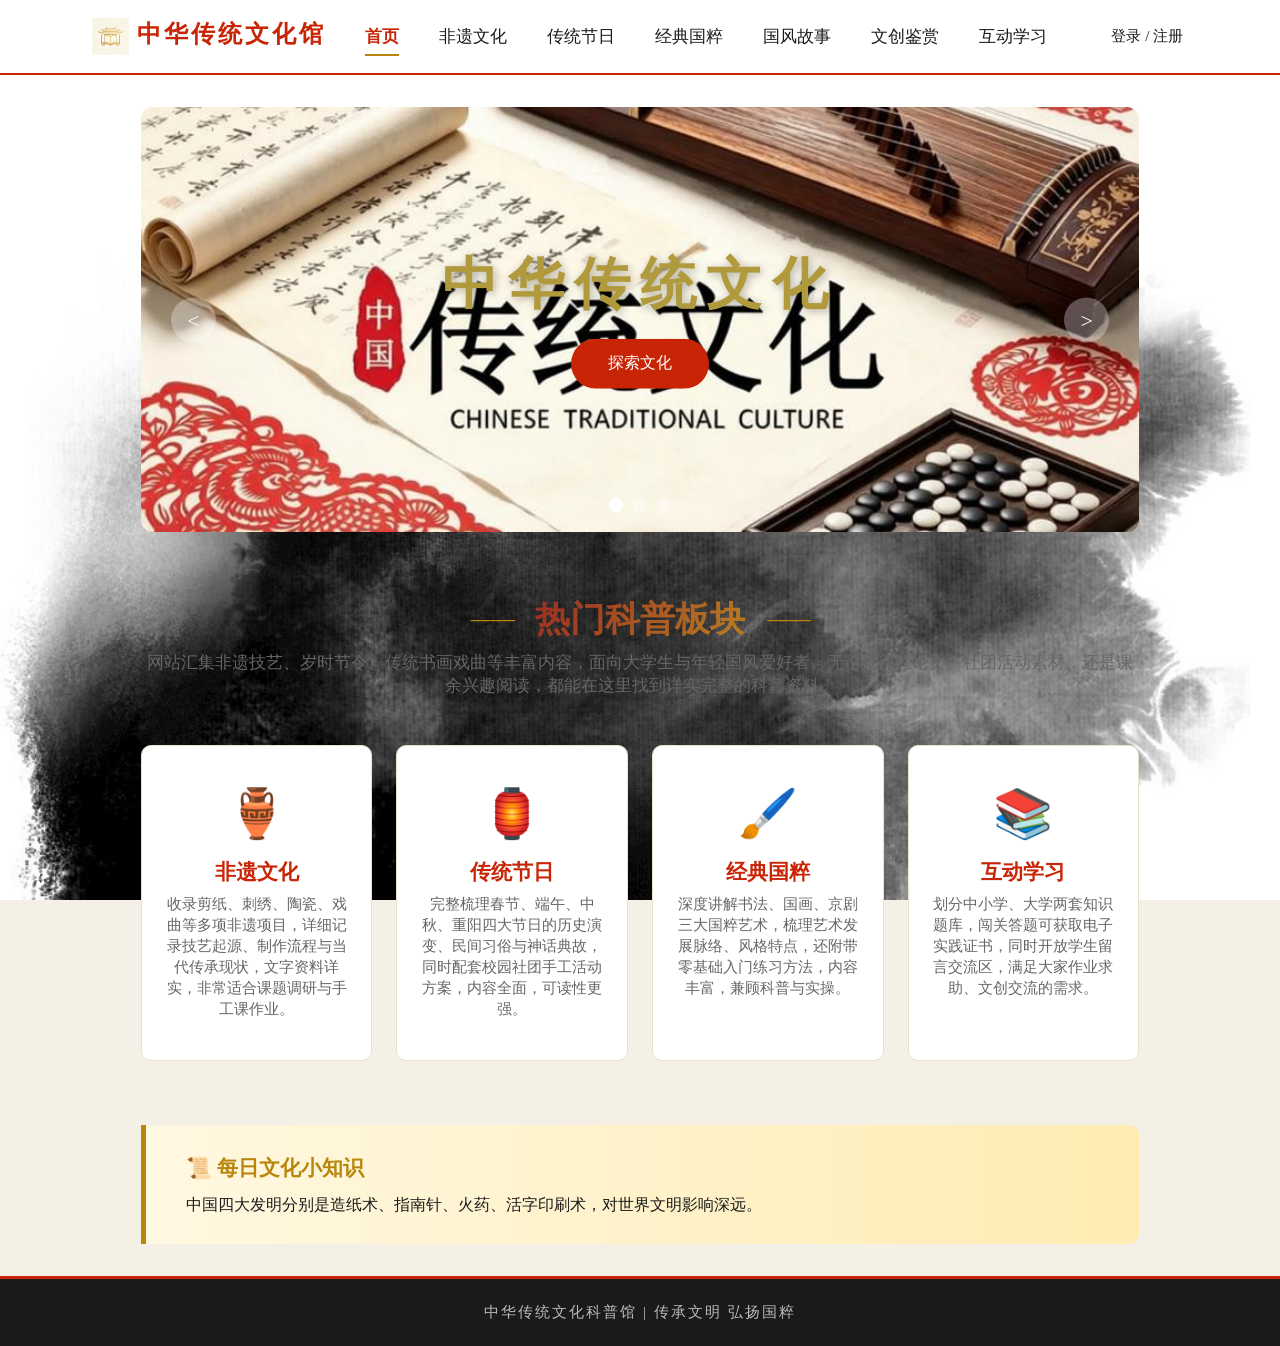
<file: html/index.html>
<!DOCTYPE html>
<html lang="zh-CN">
<head>
    <meta charset="UTF-8">
    <meta name="viewport" content="width=device-width, initial-scale=1.0">
    <title>首页 - 中华传统文化科普馆</title>
    <link rel="stylesheet" href="../css/style.css">
</head>
<body>
    <header class="navbar">
        <div class="nav-logo">
            <img src="../logo/logo.jpg" alt="网站logo" style="height:37px;margin-right:8px;vertical-align:middle;">中华传统文化馆
        </div>
        <nav class="nav-menu">
            <a href="index.html" class="active">首页</a>
            <a href="heritage.html">非遗文化</a>
            <a href="festival.html">传统节日</a>
            <a href="quintessence.html">经典国粹</a>
            <a href="stories.html">国风故事</a>
            <a href="goods.html">文创鉴赏</a>
            <a href="interactive.html">互动学习</a>
        </nav>
		<div class="login-btn-box">
		  <button id="openLogin">登录 / 注册</button>
		</div>
    </header>
    <main class="container">
         <div class="banner-box fade-in">
               <div class="banner-list">
                 <div class="banner-item" style="background: url(../zhaopian/downloaded-image1.jpg) no-repeat 15% center; background-size: cover;">
                   <div class="banner-text">
                     <h1>中华传统文化</h1>
                     <a href="heritage.html" class="btn-primary">探索文化</a>
                   </div>
                 </div>
                 <div class="banner-item" style="background: url(../zhaopian/downloaded-image2.jpg) no-repeat center; background-size: cover;">
                   <div class="banner-text">
                     <h1>匠心非遗技艺</h1>
                     <a href="heritage.html" class="btn-primary">立即查看</a>
                   </div>
                 </div>
				 <div class="banner-item" style="background: url(../zhaopian/downloaded-image.jpg) no-repeat center; background-size: cover;">
				    <div class="banner-text">
				         <h1>翰墨丹青国粹</h1>
				            <a href="quintessence.html" class="btn-primary">走进书画</a>
				         </div>
				        </div>
				    </div>
				     <div class="prev">&lt;</div>
				    <div class="next">&gt;</div>
				     <div class="dots">
				        <span class="dot active"></span>
				        <span class="dot"></span>
				     <span class="dot"></span>
				    </div>
				</div>

        <div class="page-header fade-in">
            <h2>热门科普板块</h2>
            <p>网站汇集非遗技艺、岁时节令、传统书画戏曲等丰富内容，面向大学生与年轻国风爱好者。无论是课程论文、社团活动素材，还是课余兴趣阅读，都能在这里找到详实完整的科普资料。</p>
        </div>
        <div class="entry-cards">
            <a href="heritage.html" class="entry-card card-hover fade-in">
                <span class="entry-icon">🏺</span>
                <h3>非遗文化</h3>
                <p>收录剪纸、刺绣、陶瓷、戏曲等多项非遗项目，详细记录技艺起源、制作流程与当代传承现状，文字资料详实，非常适合课题调研与手工课作业。</p>
            </a>
            <a href="festival.html" class="entry-card card-hover fade-in">
                <span class="entry-icon">🏮</span>
                <h3>传统节日</h3>
                <p>完整梳理春节、端午、中秋、重阳四大节日的历史演变、民间习俗与神话典故，同时配套校园社团手工活动方案，内容全面，可读性更强。</p>
            </a>
            <a href="quintessence.html" class="entry-card card-hover fade-in">
                <span class="entry-icon">🖌️</span>
                <h3>经典国粹</h3>
                <p>深度讲解书法、国画、京剧三大国粹艺术，梳理艺术发展脉络、风格特点，还附带零基础入门练习方法，内容丰富，兼顾科普与实操。</p>
            </a>
            <a href="interactive.html" class="entry-card card-hover fade-in">
                <span class="entry-icon">📚</span>
                <h3>互动学习</h3>
                <p>划分中小学、大学两套知识题库，闯关答题可获取电子实践证书，同时开放学生留言交流区，满足大家作业求助、文创交流的需求。</p>
            </a>
        </div>

        <div class="daily-tip fade-in" id="dailyTip">
            <h3>📜 每日文化小知识</h3>
            <p>「文房四宝」特指湖笔、徽墨、宣纸与端砚。这套文具体系在唐宋时期正式定型，陪伴历代文人创作书画作品。除了器物本身，千百年来还诞生了大量文人雅趣故事，也是传统文化中趣味十足的一部分。</p>
        </div>
    </main>

    <div class="back-top" id="backTop">↑</div>
    <footer class="footer">
        <p>中华传统文化科普馆 | 传承文明 弘扬国粹</p>
    </footer>
	<!-- 登录弹窗无任何修改 -->
	<div class="login-mask" id="loginMask">
	  <div class="login-window">
	    <span class="close" id="closeLogin">×</span>
	    <h3>文化网站用户登录</h3>
	    <div class="tab-box">
	      <span class="tab active" data-type="login">登录</span>
	      <span class="tab" data-type="reg">注册</span>
	    </div>
	    <form id="loginForm" class="form login-form">
	      <input type="text" name="username" placeholder="用户名" required>
	      <input type="password" name="password" placeholder="密码" required>
	      <button type="submit">登录</button>
	    </form>
	    <form id="regForm" class="form reg-form">
	      <input type="text" name="username" placeholder="设置用户名" required>
	      <input type="password" name="password" placeholder="设置密码" required>
	      <button type="submit">注册</button>
	    </form>
	  </div>
	</div>
    <script src="../js/main.js"></script>
	<script src="../js/mouse-effect.js"></script>
</body>
</html>
</file>
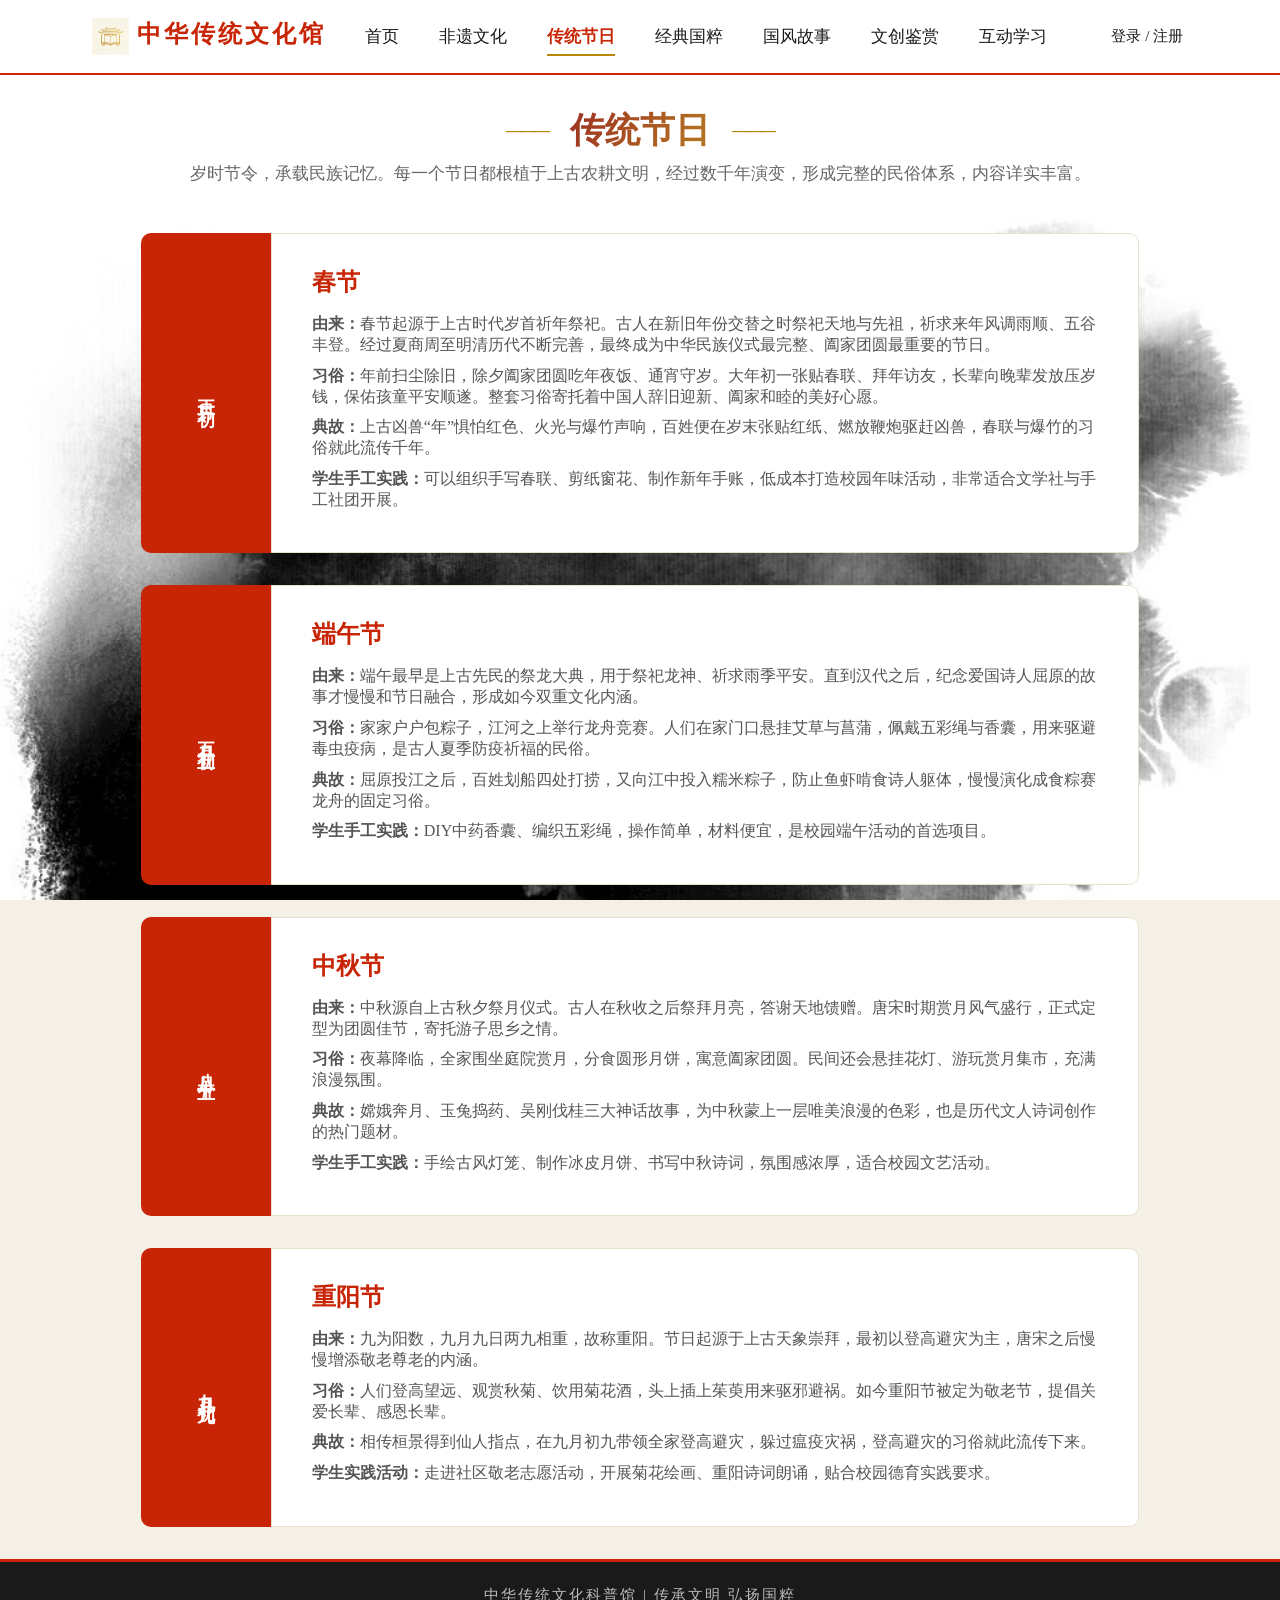
<file: html/festival.html>
<!DOCTYPE html>
<html lang="zh-CN">
<head>
    <meta charset="UTF-8">
    <meta name="viewport" content="width=device-width, initial-scale=1.0">
    <title>传统节日 - 中华传统文化科普馆</title>
    <link rel="stylesheet" href="../css/style.css">
</head>
<body>
    <header class="navbar">
        <div class="nav-logo">
            <img src="../logo/logo.jpg" alt="网站logo" style="height:37px;margin-right:8px;vertical-align:middle;">中华传统文化馆
        </div>
        <nav class="nav-menu">
            <a href="index.html">首页</a>
            <a href="heritage.html">非遗文化</a>
            <a href="festival.html" class="active">传统节日</a>
            <a href="quintessence.html">经典国粹</a>
            <a href="stories.html">国风故事</a>
            <a href="goods.html">文创鉴赏</a>
            <a href="interactive.html">互动学习</a>
        </nav>
		<div class="login-btn-box">
		  <button id="openLogin">登录 / 注册</button>
		</div>
    </header>

    <main class="container">
        <div class="page-header fade-in">
            <h2>传统节日</h2>
            <p>岁时节令，承载民族记忆。每一个节日都根植于上古农耕文明，经过数千年演变，形成完整的民俗体系，内容详实丰富。</p>
        </div>

        <div class="festival-list">
            <div class="festival-item fade-in">
                <div class="festival-date">正月初一</div>
                <div class="festival-content card-hover">
                    <h3>春节</h3>
                    <p><strong>由来：</strong>春节起源于上古时代岁首祈年祭祀。古人在新旧年份交替之时祭祀天地与先祖，祈求来年风调雨顺、五谷丰登。经过夏商周至明清历代不断完善，最终成为中华民族仪式最完整、阖家团圆最重要的节日。</p>
                    <p><strong>习俗：</strong>年前扫尘除旧，除夕阖家团圆吃年夜饭、通宵守岁。大年初一张贴春联、拜年访友，长辈向晚辈发放压岁钱，保佑孩童平安顺遂。整套习俗寄托着中国人辞旧迎新、阖家和睦的美好心愿。</p>
                    <p><strong>典故：</strong>上古凶兽“年”惧怕红色、火光与爆竹声响，百姓便在岁末张贴红纸、燃放鞭炮驱赶凶兽，春联与爆竹的习俗就此流传千年。</p>
                    <p><strong>学生手工实践：</strong>可以组织手写春联、剪纸窗花、制作新年手账，低成本打造校园年味活动，非常适合文学社与手工社团开展。</p>
                </div>
            </div>
            <div class="festival-item fade-in">
                <div class="festival-date">五月初五</div>
                <div class="festival-content card-hover">
                    <h3>端午节</h3>
                    <p><strong>由来：</strong>端午最早是上古先民的祭龙大典，用于祭祀龙神、祈求雨季平安。直到汉代之后，纪念爱国诗人屈原的故事才慢慢和节日融合，形成如今双重文化内涵。</p>
                    <p><strong>习俗：</strong>家家户户包粽子，江河之上举行龙舟竞赛。人们在家门口悬挂艾草与菖蒲，佩戴五彩绳与香囊，用来驱避毒虫疫病，是古人夏季防疫祈福的民俗。</p>
                    <p><strong>典故：</strong>屈原投江之后，百姓划船四处打捞，又向江中投入糯米粽子，防止鱼虾啃食诗人躯体，慢慢演化成食粽赛龙舟的固定习俗。</p>
                    <p><strong>学生手工实践：</strong>DIY中药香囊、编织五彩绳，操作简单，材料便宜，是校园端午活动的首选项目。</p>
                </div>
            </div>
            <div class="festival-item fade-in">
                <div class="festival-date">八月十五</div>
                <div class="festival-content card-hover">
                    <h3>中秋节</h3>
                    <p><strong>由来：</strong>中秋源自上古秋夕祭月仪式。古人在秋收之后祭拜月亮，答谢天地馈赠。唐宋时期赏月风气盛行，正式定型为团圆佳节，寄托游子思乡之情。</p>
                    <p><strong>习俗：</strong>夜幕降临，全家围坐庭院赏月，分食圆形月饼，寓意阖家团圆。民间还会悬挂花灯、游玩赏月集市，充满浪漫氛围。</p>
                    <p><strong>典故：</strong>嫦娥奔月、玉兔捣药、吴刚伐桂三大神话故事，为中秋蒙上一层唯美浪漫的色彩，也是历代文人诗词创作的热门题材。</p>
                    <p><strong>学生手工实践：</strong>手绘古风灯笼、制作冰皮月饼、书写中秋诗词，氛围感浓厚，适合校园文艺活动。</p>
                </div>
            </div>
            <div class="festival-item fade-in">
                <div class="festival-date">九月初九</div>
                <div class="festival-content card-hover">
                    <h3>重阳节</h3>
                    <p><strong>由来：</strong>九为阳数，九月九日两九相重，故称重阳。节日起源于上古天象崇拜，最初以登高避灾为主，唐宋之后慢慢增添敬老尊老的内涵。</p>
                    <p><strong>习俗：</strong>人们登高望远、观赏秋菊、饮用菊花酒，头上插上茱萸用来驱邪避祸。如今重阳节被定为敬老节，提倡关爱长辈、感恩长辈。</p>
                    <p><strong>典故：</strong>相传桓景得到仙人指点，在九月初九带领全家登高避灾，躲过瘟疫灾祸，登高避灾的习俗就此流传下来。</p>
                    <p><strong>学生实践活动：</strong>走进社区敬老志愿活动，开展菊花绘画、重阳诗词朗诵，贴合校园德育实践要求。</p>
                </div>
            </div>
        </div>
    </main>
    <div class="back-top" id="backTop">↑</div>
    <footer class="footer">
        <p>中华传统文化科普馆 | 传承文明 弘扬国粹</p>
    </footer>
	<div class="login-mask" id="loginMask">
	  <div class="login-window">
	    <span class="close" id="closeLogin">×</span>
	    <h3>文化网站用户登录</h3>
	    <div class="tab-box">
	      <span class="tab active" data-type="login">登录</span>
	      <span class="tab" data-type="reg">注册</span>
	    </div>
	    <form id="loginForm" class="form login-form">
	      <input type="text" name="username" placeholder="用户名" required>
	      <input type="password" name="password" placeholder="密码" required>
	      <button type="submit">登录</button>
	    </form>
	    <form id="regForm" class="form reg-form">
	      <input type="text" name="username" placeholder="设置用户名" required>
	      <input type="password" name="password" placeholder="设置密码" required>
	      <button type="submit">注册</button>
	    </form>
	  </div>
	</div>
    <script src="../js/main.js"></script>
	<script src="../js/mouse-effect.js"></script>
</body>
</html>
</file>
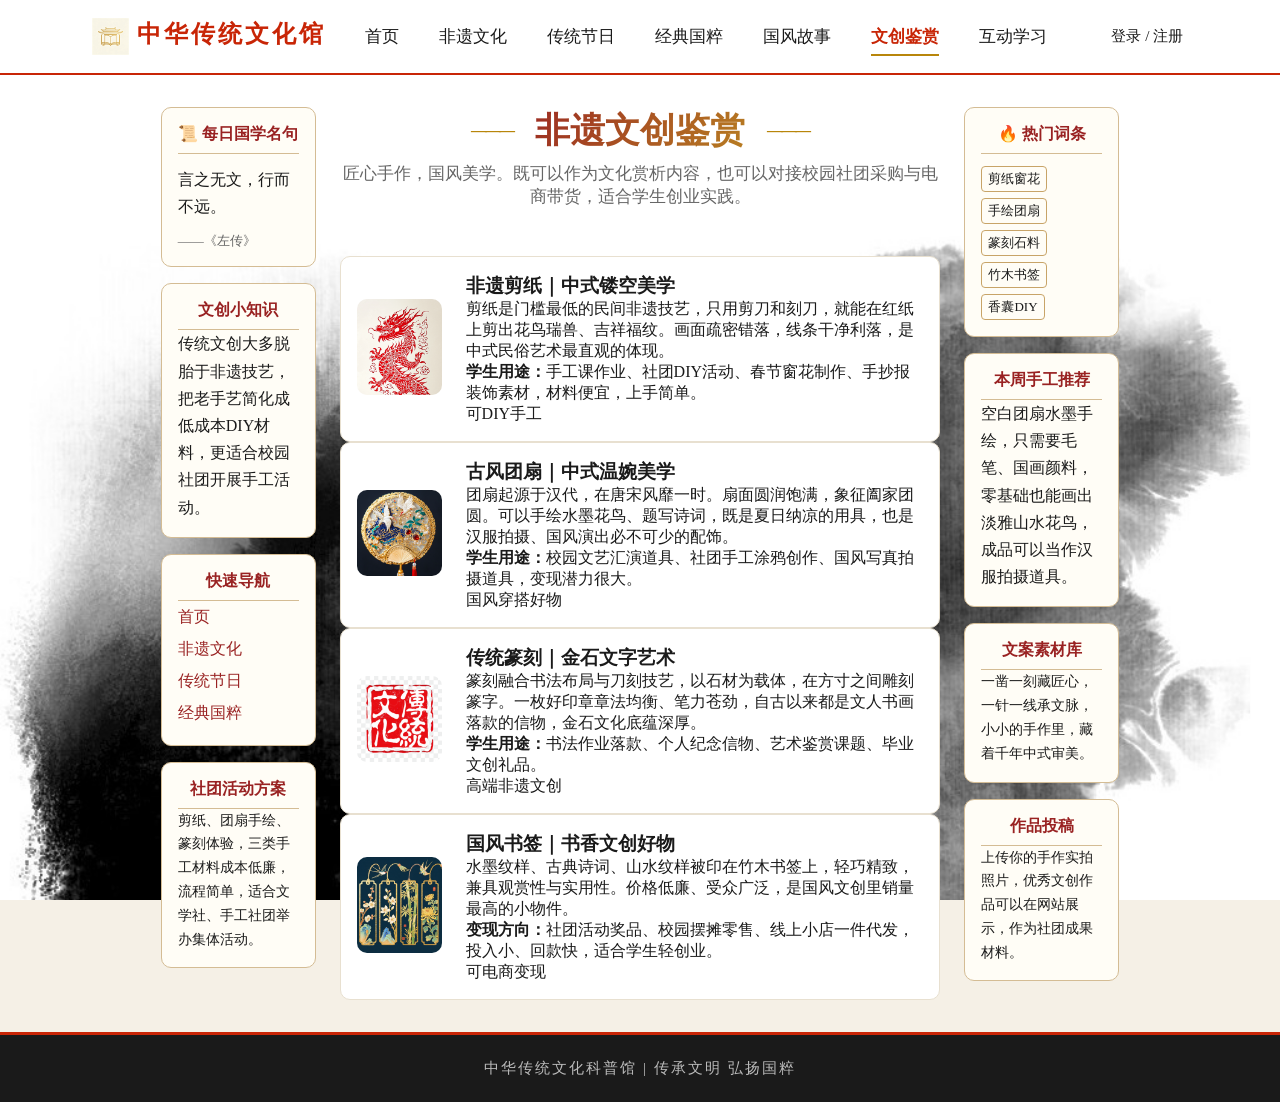
<file: html/goods.html>
<!DOCTYPE html>
<html lang="zh-CN">
<head>
    <meta charset="UTF-8">
    <meta name="viewport" content="width=device-width, initial-scale=1.0">
    <title>文创鉴赏 - 中华传统文化科普馆</title>
    <link rel="stylesheet" href="../css/style.css">
</head>
<body>
    <header class="navbar">
        <div class="nav-logo">
            <img src="../logo/logo.jpg" alt="网站logo" style="height:37px;margin-right:8px;vertical-align:middle;">中华传统文化馆
        </div>
        <nav class="nav-menu">
            <a href="index.html">首页</a>
            <a href="heritage.html">非遗文化</a>
            <a href="festival.html">传统节日</a>
            <a href="quintessence.html">经典国粹</a>
            <a href="stories.html">国风故事</a>
            <a href="goods.html" class="active">文创鉴赏</a>
            <a href="interactive.html">互动学习</a>
        </nav>
		<div class="login-btn-box">
		  <button id="openLogin">登录 / 注册</button>
		</div>
    </header>

    <main class="container">
        <!-- 三栏外层容器 -->
        <div style="display:flex; gap:24px; width:96%; margin:0 auto;">
            <!-- 左侧边栏 -->
            <div style="width:17%;">
                <div class="card-hover fade-in" style="border:1px solid #d4bc94; border-radius:10px; padding:16px; background:#fffdf6;">
                    <h4 style="text-align:center; color:#992222; border-bottom:1px solid #d4bc94; padding-bottom:8px;">📜 每日国学名句</h4>
                    <p style="margin:12px 0; line-height:1.7;">
                        言之无文，行而不远。
                    </p>
                    <p style="font-size:13px; color:#666;">——《左传》</p>
                </div>

                <div class="card-hover fade-in" style="border:1px solid #d4bc94; border-radius:10px; padding:16px; background:#fffdf6; margin-top:16px;">
                    <h4 style="text-align:center; color:#992222; border-bottom:1px solid #d4bc94; padding-bottom:8px;">文创小知识</h4>
                    <p style="line-height:1.7;">
                        传统文创大多脱胎于非遗技艺，把老手艺简化成低成本DIY材料，更适合校园社团开展手工活动。
                    </p>
                </div>

                <div class="card-hover fade-in" style="border:1px solid #d4bc94; border-radius:10px; padding:16px; background:#fffdf6; margin-top:16px;">
                    <h4 style="text-align:center; color:#992222; border-bottom:1px solid #d4bc94; padding-bottom:8px;">快速导航</h4>
                    <div style="line-height:2;">
                        <a href="index.html" style="color:#992222;">首页</a><br>
                        <a href="heritage.html" style="color:#992222;">非遗文化</a><br>
                        <a href="festival.html" style="color:#992222;">传统节日</a><br>
                        <a href="quintessence.html" style="color:#992222;">经典国粹</a>
                    </div>
                </div>

                <div class="card-hover fade-in" style="border:1px solid #d4bc94; border-radius:10px; padding:16px; background:#fffdf6; margin-top:16px;">
                    <h4 style="text-align:center; color:#992222; border-bottom:1px solid #d4bc94; padding-bottom:8px;">社团活动方案</h4>
                    <p style="font-size:14px; line-height:1.7;">
                        剪纸、团扇手绘、篆刻体验，三类手工材料成本低廉，流程简单，适合文学社、手工社团举办集体活动。
                    </p>
                </div>
            </div>

            <!-- 中间主内容：原有代码完全不动 -->
            <div style="width:66%;">
                <div class="page-header fade-in">
                    <h2>非遗文创鉴赏</h2>
                    <p>匠心手作，国风美学。既可以作为文化赏析内容，也可以对接校园社团采购与电商带货，适合学生创业实践。</p>
                </div>

                <div class="story-block card-hover fade-in">
                	<div class="story-img">
                        <img src="../zhaopian/365952b3c31c44d6b388a80b75173878.png" alt="国风剪纸">
                    </div>
                    <div class="goods-text">
                        <h3>非遗剪纸｜中式镂空美学</h3>
                        <p>剪纸是门槛最低的民间非遗技艺，只用剪刀和刻刀，就能在红纸上剪出花鸟瑞兽、吉祥福纹。画面疏密错落，线条干净利落，是中式民俗艺术最直观的体现。</p>
                        <p><strong>学生用途：</strong>手工课作业、社团DIY活动、春节窗花制作、手抄报装饰素材，材料便宜，上手简单。</p>
                        <span class="tip-tag">可DIY手工</span>
                    </div>
                </div>

                <div class="story-block card-hover fade-in">
                	<div class="story-img">
                        <img src="../zhaopian/7cf4eb7e7f6d4b2397648be0948a1927.png" alt="古风团扇">
                    </div>
                    <div class="goods-text">
                        <h3>古风团扇｜中式温婉美学</h3>
                        <p>团扇起源于汉代，在唐宋风靡一时。扇面圆润饱满，象征阖家团圆。可以手绘水墨花鸟、题写诗词，既是夏日纳凉的用具，也是汉服拍摄、国风演出必不可少的配饰。</p>
                        <p><strong>学生用途：</strong>校园文艺汇演道具、社团手工涂鸦创作、国风写真拍摄道具，变现潜力很大。</p>
                        <span class="tip-tag">国风穿搭好物</span>
                    </div>
                </div>

                <div class="story-block card-hover fade-in">
                	<div class="story-img">
                        <img src="../zhaopian/e29dffff918648f9b158803db6b5a2da.png" alt="篆刻印章">
                    </div>
                    <div class="goods-text">
                        <h3>传统篆刻｜金石文字艺术</h3>
                        <p>篆刻融合书法布局与刀刻技艺，以石材为载体，在方寸之间雕刻篆字。一枚好印章章法均衡、笔力苍劲，自古以来都是文人书画落款的信物，金石文化底蕴深厚。</p>
                        <p><strong>学生用途：</strong>书法作业落款、个人纪念信物、艺术鉴赏课题、毕业文创礼品。</p>
                        <span class="tip-tag">高端非遗文创</span>
                    </div>
                </div>

                <div class="story-block card-hover fade-in">
                	<div class="story-img">
                        <img src="../zhaopian/3d6b9a80a5614b9d9063175cec382d3b.png" alt="古风书签">
                    </div>
                    <div class="goods-text">
                        <h3>国风书签｜书香文创好物</h3>
                        <p>水墨纹样、古典诗词、山水纹样被印在竹木书签上，轻巧精致，兼具观赏性与实用性。价格低廉、受众广泛，是国风文创里销量最高的小物件。</p>
                        <p><strong>变现方向：</strong>社团活动奖品、校园摆摊零售、线上小店一件代发，投入小、回款快，适合学生轻创业。</p>
                        <span class="tip-tag">可电商变现</span>
                    </div>
                </div>
            </div>

            <!-- 右侧边栏 -->
            <div style="width:17%;">
                <div class="card-hover fade-in" style="border:1px solid #d4bc94; border-radius:10px; padding:16px; background:#fffdf6;">
                    <h4 style="text-align:center; color:#992222; border-bottom:1px solid #d4bc94; padding-bottom:8px;">🔥 热门词条</h4>
                    <div style="display:flex; flex-wrap:wrap; gap:6px; margin-top:12px;">
                        <span style="border:1px solid #c8a468; padding:3px 6px; border-radius:4px; font-size:13px;">剪纸窗花</span>
                        <span style="border:1px solid #c8a468; padding:3px 6px; border-radius:4px; font-size:13px;">手绘团扇</span>
                        <span style="border:1px solid #c8a468; padding:3px 6px; border-radius:4px; font-size:13px;">篆刻石料</span>
                        <span style="border:1px solid #c8a468; padding:3px 6px; border-radius:4px; font-size:13px;">竹木书签</span>
                        <span style="border:1px solid #c8a468; padding:3px 6px; border-radius:4px; font-size:13px;">香囊DIY</span>
                    </div>
                </div>

                <div class="card-hover fade-in" style="border:1px solid #d4bc94; border-radius:10px; padding:16px; background:#fffdf6; margin-top:16px;">
                    <h4 style="text-align:center; color:#992222; border-bottom:1px solid #d4bc94; padding-bottom:8px;">本周手工推荐</h4>
                    <p style="line-height:1.7;">
                        空白团扇水墨手绘，只需要毛笔、国画颜料，零基础也能画出淡雅山水花鸟，成品可以当作汉服拍摄道具。
                    </p>
                </div>

                <div class="card-hover fade-in" style="border:1px solid #d4bc94; border-radius:10px; padding:16px; background:#fffdf6; margin-top:16px;">
                    <h4 style="text-align:center; color:#992222; border-bottom:1px solid #d4bc94; padding-bottom:8px;">文案素材库</h4>
                    <p style="font-size:14px; line-height:1.7;">
                        一凿一刻藏匠心，一针一线承文脉，小小的手作里，藏着千年中式审美。
                    </p>
                </div>

                <div class="card-hover fade-in" style="border:1px solid #d4bc94; border-radius:10px; padding:16px; background:#fffdf6; margin-top:16px;">
                    <h4 style="text-align:center; color:#992222; border-bottom:1px solid #d4bc94; padding-bottom:8px;">作品投稿</h4>
                    <p style="font-size:14px; line-height:1.7;">
                        上传你的手作实拍照片，优秀文创作品可以在网站展示，作为社团成果材料。
                    </p>
                </div>
            </div>
        </div>
    </main>

    <div class="back-top" id="backTop">↑</div>
    <footer class="footer">
        <p>中华传统文化科普馆 | 传承文明 弘扬国粹</p>
    </footer>
	<div class="login-mask" id="loginMask">
	  <div class="login-window">
	    <span class="close" id="closeLogin">×</span>
	    <h3>文化网站用户登录</h3>
	    <div class="tab-box">
	      <span class="tab active" data-type="login">登录</span>
	      <span class="tab" data-type="reg">注册</span>
	    </div>
	    <form id="loginForm" class="form login-form">
	      <input type="text" name="username" placeholder="用户名" required>
	      <input type="password" name="password" placeholder="密码" required>
	      <button type="submit">登录</button>
	    </form>
	    <form id="regForm" class="form reg-form">
	      <input type="text" name="username" placeholder="设置用户名" required>
	      <input type="password" name="password" placeholder="设置密码" required>
	      <button type="submit">注册</button>
	    </form>
	  </div>
	</div>
    <script src="../js/main.js"></script>
	<script src="../js/mouse-effect.js"></script>
</body>
</html>
</file>
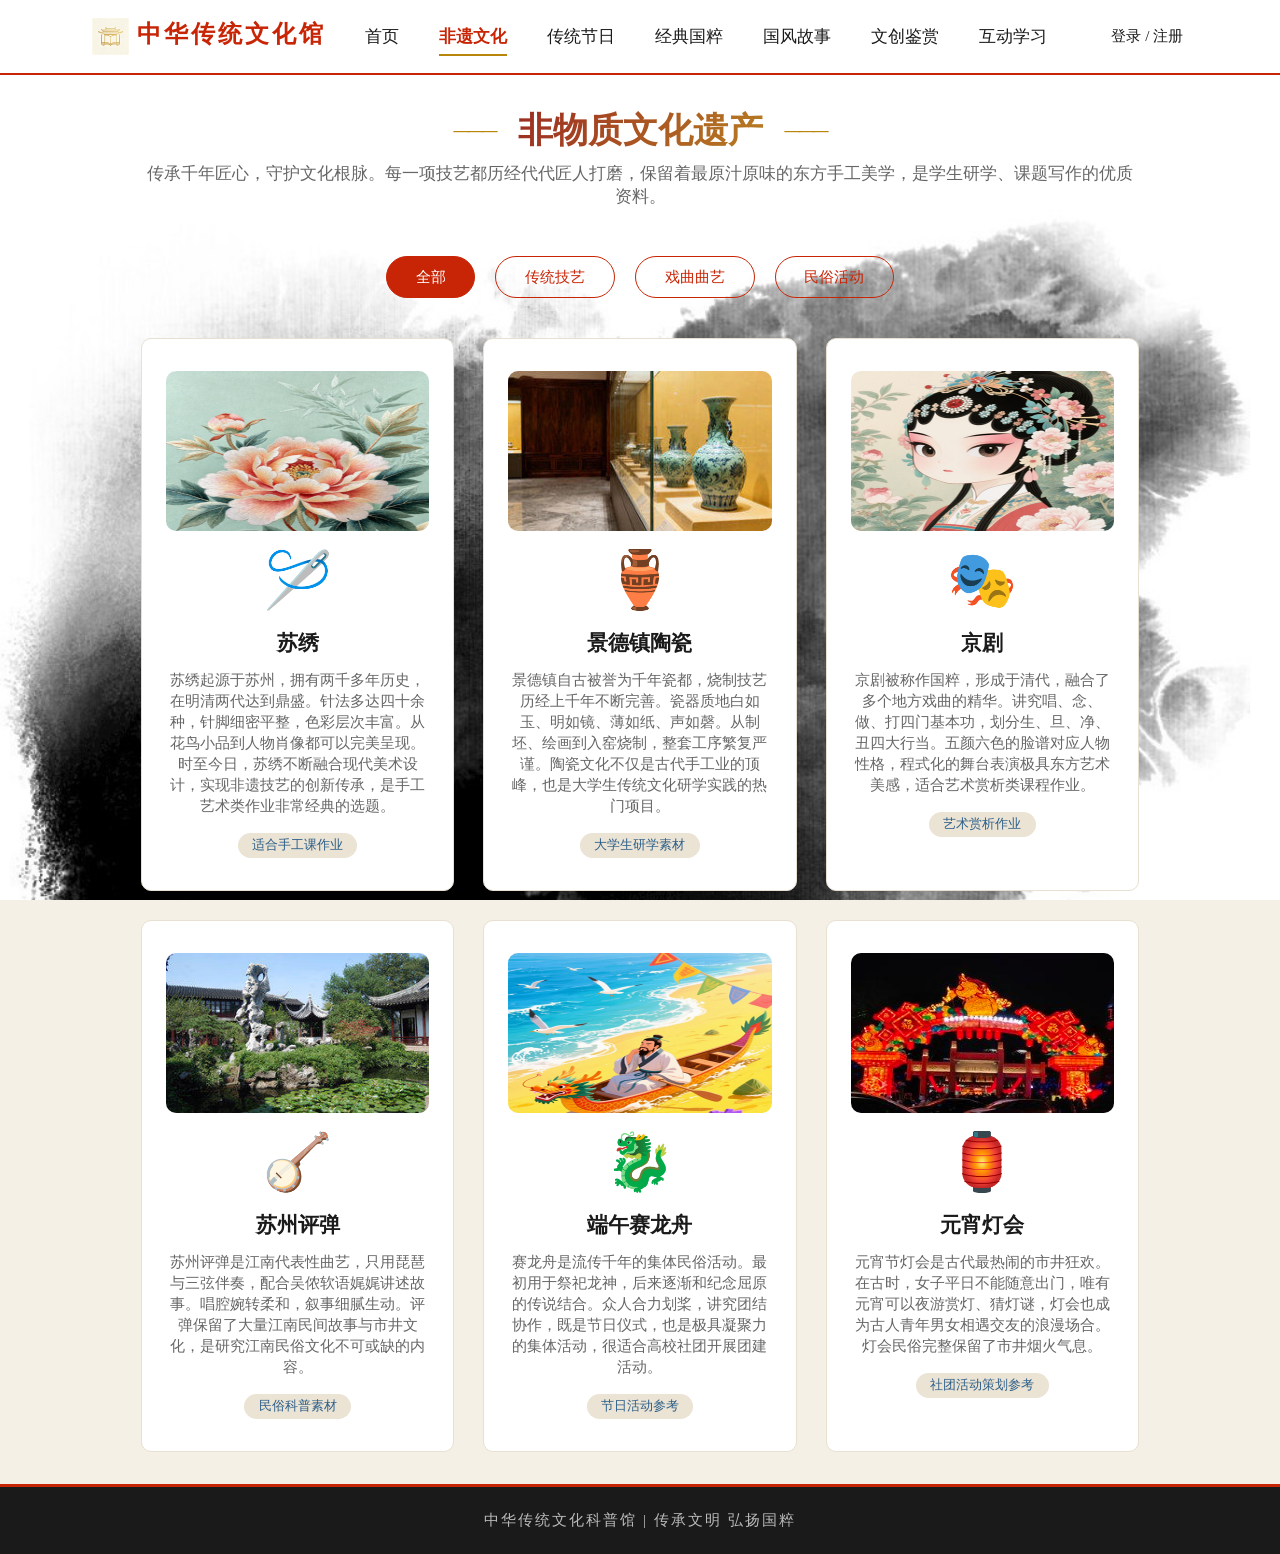
<file: html/heritage.html>
<!DOCTYPE html>
<html lang="zh-CN">
<head>
    <meta charset="UTF-8">
    <meta name="viewport" content="width=device-width, initial-scale=1.0">
    <title>非遗文化 - 中华传统文化科普馆</title>
    <link rel="stylesheet" href="../css/style.css">
</head>
<body>
    <header class="navbar">
        <div class="nav-logo">
            <img src="../logo/logo.jpg" alt="网站logo" style="height:37px;margin-right:8px;vertical-align:middle;">中华传统文化馆
        </div>
        <nav class="nav-menu">
            <a href="index.html">首页</a>
            <a href="heritage.html" class="active">非遗文化</a>
            <a href="festival.html">传统节日</a>
            <a href="quintessence.html">经典国粹</a>
            <a href="stories.html">国风故事</a>
            <a href="goods.html">文创鉴赏</a>
            <a href="interactive.html">互动学习</a>
        </nav>
		<div class="login-btn-box">
		  <button id="openLogin">登录 / 注册</button>
		</div>
    </header>

    <main class="container">
        <div class="page-header fade-in">
            <h2>非物质文化遗产</h2>
            <p>传承千年匠心，守护文化根脉。每一项技艺都历经代代匠人打磨，保留着最原汁原味的东方手工美学，是学生研学、课题写作的优质资料。</p>
        </div>

        <div class="filter-group fade-in">
            <button class="filter-btn active" data-type="all">全部</button>
            <button class="filter-btn" data-type="skill">传统技艺</button>
            <button class="filter-btn" data-type="opera">戏曲曲艺</button>
            <button class="filter-btn" data-type="folk">民俗活动</button>
        </div>

        <div class="heritage-list" id="heritageList">
            <div class="heritage-card card-hover fade-in" data-category="skill">
                <img src="../zhaopian/0207aceb3f594d16bef85ce7ddec67cd.png" style="width:100%;height:160px;border-radius:10px;margin-bottom:12px;">
                <div class="card-icon">🪡</div>
                <h3>苏绣</h3>
                <p>苏绣起源于苏州，拥有两千多年历史，在明清两代达到鼎盛。针法多达四十余种，针脚细密平整，色彩层次丰富。从花鸟小品到人物肖像都可以完美呈现。时至今日，苏绣不断融合现代美术设计，实现非遗技艺的创新传承，是手工艺术类作业非常经典的选题。</p>
                <span class="card-tag">适合手工课作业</span>
            </div>
            <div class="heritage-card card-hover fade-in" data-category="skill">
                <img src="../zhaopian/d7287e9b031a44849a110190e85283e6.jpeg" style="width:100%;height:160px;border-radius:10px;margin-bottom:12px;">
                <div class="card-icon">🏺</div>
                <h3>景德镇陶瓷</h3>
                <p>景德镇自古被誉为千年瓷都，烧制技艺历经上千年不断完善。瓷器质地白如玉、明如镜、薄如纸、声如磬。从制坯、绘画到入窑烧制，整套工序繁复严谨。陶瓷文化不仅是古代手工业的顶峰，也是大学生传统文化研学实践的热门项目。</p>
                <span class="card-tag">大学生研学素材</span>
            </div>
            <div class="heritage-card card-hover fade-in" data-category="opera">
                <img src="../zhaopian/158e130f777f4325afa7122972d4d4f3.png" style="width:100%;height:160px;border-radius:10px;margin-bottom:12px;">
                <div class="card-icon">🎭</div>
                <h3>京剧</h3>
                <p>京剧被称作国粹，形成于清代，融合了多个地方戏曲的精华。讲究唱、念、做、打四门基本功，划分生、旦、净、丑四大行当。五颜六色的脸谱对应人物性格，程式化的舞台表演极具东方艺术美感，适合艺术赏析类课程作业。</p>
                <span class="card-tag">艺术赏析作业</span>
            </div>
            <div class="heritage-card card-hover fade-in" data-category="opera">
                <img src="../zhaopian/ba5876e02fe74ff9ba106bbde7ee3295.jpg" style="width:100%;height:160px;border-radius:10px;margin-bottom:12px;">
                <div class="card-icon">🪕</div>
                <h3>苏州评弹</h3>
                <p>苏州评弹是江南代表性曲艺，只用琵琶与三弦伴奏，配合吴侬软语娓娓讲述故事。唱腔婉转柔和，叙事细腻生动。评弹保留了大量江南民间故事与市井文化，是研究江南民俗文化不可或缺的内容。</p>
                <span class="card-tag">民俗科普素材</span>
            </div>
            <div class="heritage-card card-hover fade-in" data-category="folk">
                <img src="../zhaopian/4c5b6758f210458382e7b2344a207166.png" style="width:100%;height:160px;border-radius:10px;margin-bottom:12px;">
                <div class="card-icon">🐉</div>
                <h3>端午赛龙舟</h3>
                <p>赛龙舟是流传千年的集体民俗活动。最初用于祭祀龙神，后来逐渐和纪念屈原的传说结合。众人合力划桨，讲究团结协作，既是节日仪式，也是极具凝聚力的集体活动，很适合高校社团开展团建活动。</p>
                <span class="card-tag">节日活动参考</span>
            </div>
            <div class="heritage-card card-hover fade-in" data-category="folk">
                <img src="../zhaopian/af87b17cbc114c4fbf3039805e45e20c.jpg" style="width:100%;height:160px;border-radius:10px;margin-bottom:12px;">
                <div class="card-icon">🏮</div>
                <h3>元宵灯会</h3>
                <p>元宵节灯会是古代最热闹的市井狂欢。在古时，女子平日不能随意出门，唯有元宵可以夜游赏灯、猜灯谜，灯会也成为古人青年男女相遇交友的浪漫场合。灯会民俗完整保留了市井烟火气息。</p>
                <span class="card-tag">社团活动策划参考</span>
            </div>
        </div>
    </main>

    <div class="back-top" id="backTop">↑</div>
    <footer class="footer">
        <p>中华传统文化科普馆 | 传承文明 弘扬国粹</p>
    </footer>
	<div class="login-mask" id="loginMask">
	  <div class="login-window">
	    <span class="close" id="closeLogin">×</span>
	    <h3>文化网站用户登录</h3>
	    <div class="tab-box">
	      <span class="tab active" data-type="login">登录</span>
	      <span class="tab" data-type="reg">注册</span>
	    </div>
	    <form id="loginForm" class="form login-form">
	      <input type="text" name="username" placeholder="用户名" required>
	      <input type="password" name="password" placeholder="密码" required>
	      <button type="submit">登录</button>
	    </form>
	    <form id="regForm" class="form reg-form">
	      <input type="text" name="username" placeholder="设置用户名" required>
	      <input type="password" name="password" placeholder="设置密码" required>
	      <button type="submit">注册</button>
	    </form>
	  </div>
	</div>
    <script src="../js/main.js"></script>
	<script src="../js/mouse-effect.js"></script>
</body>
</html>
</file>
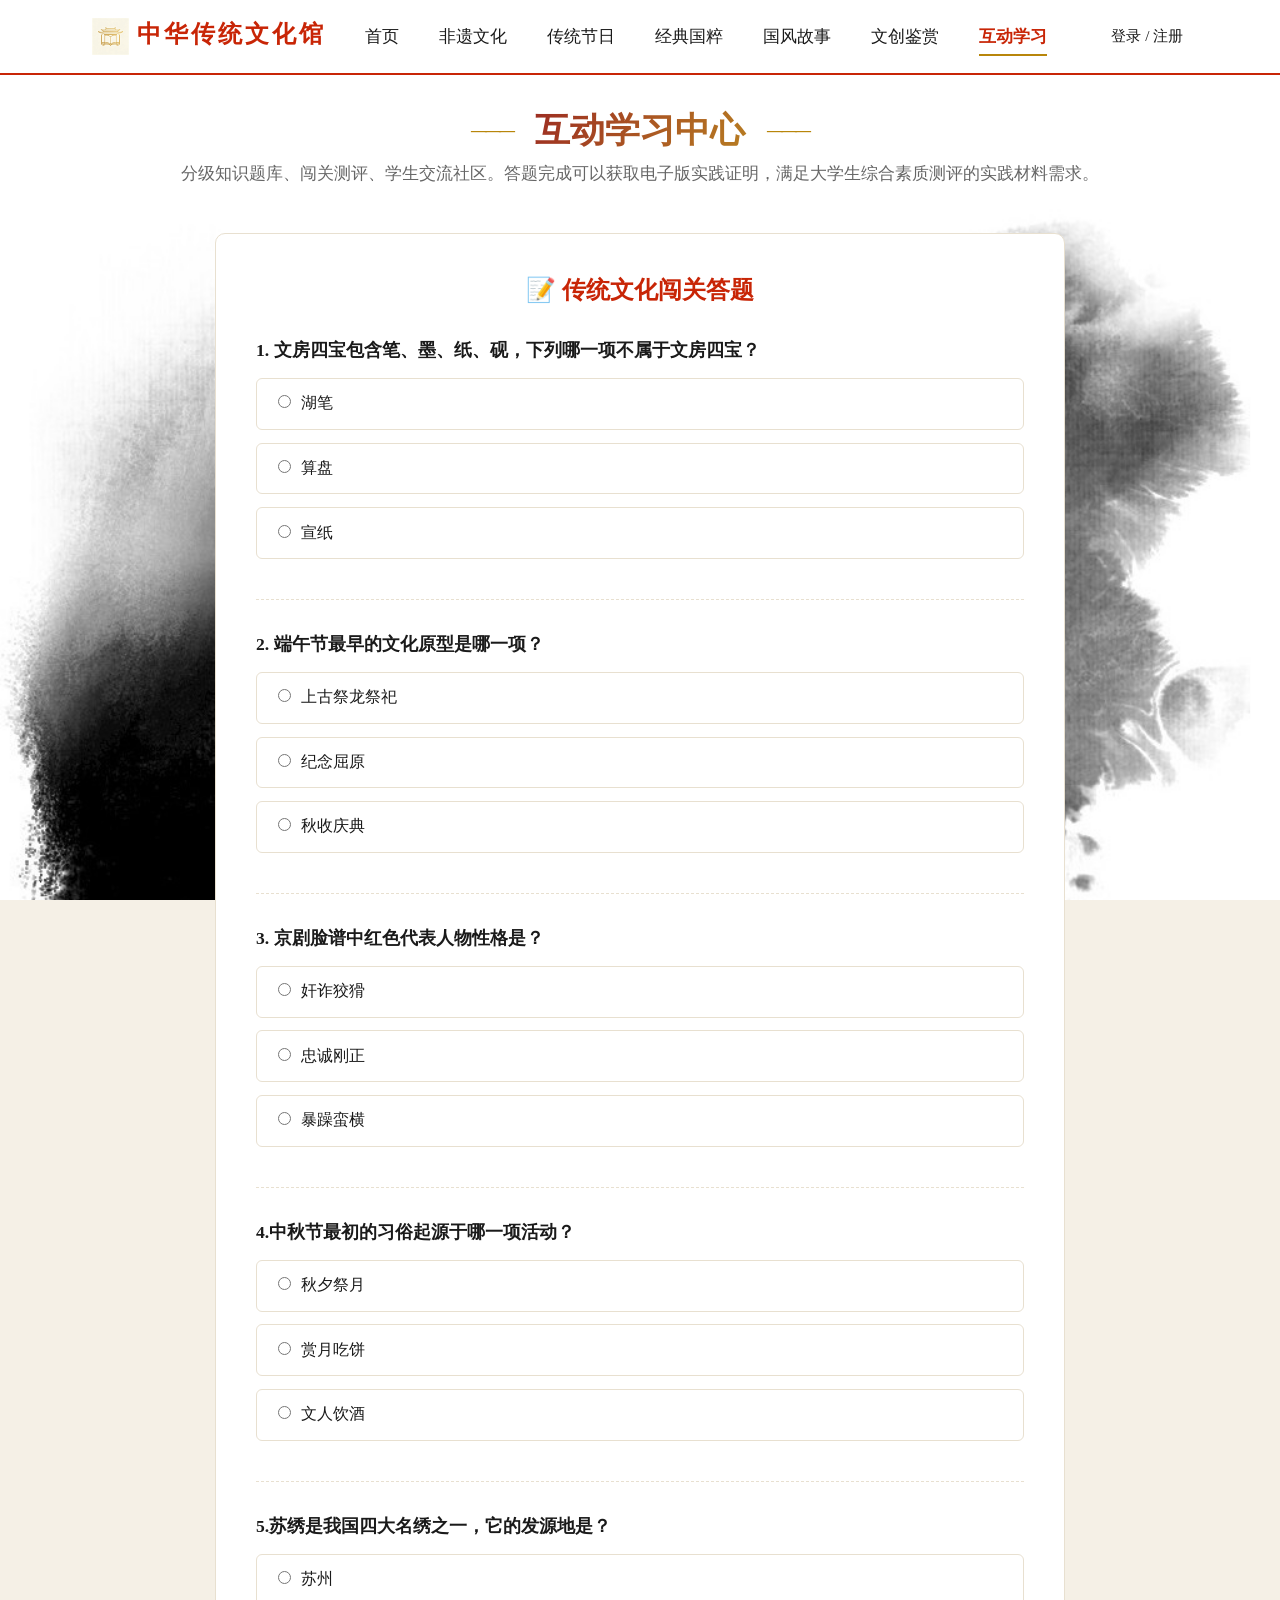
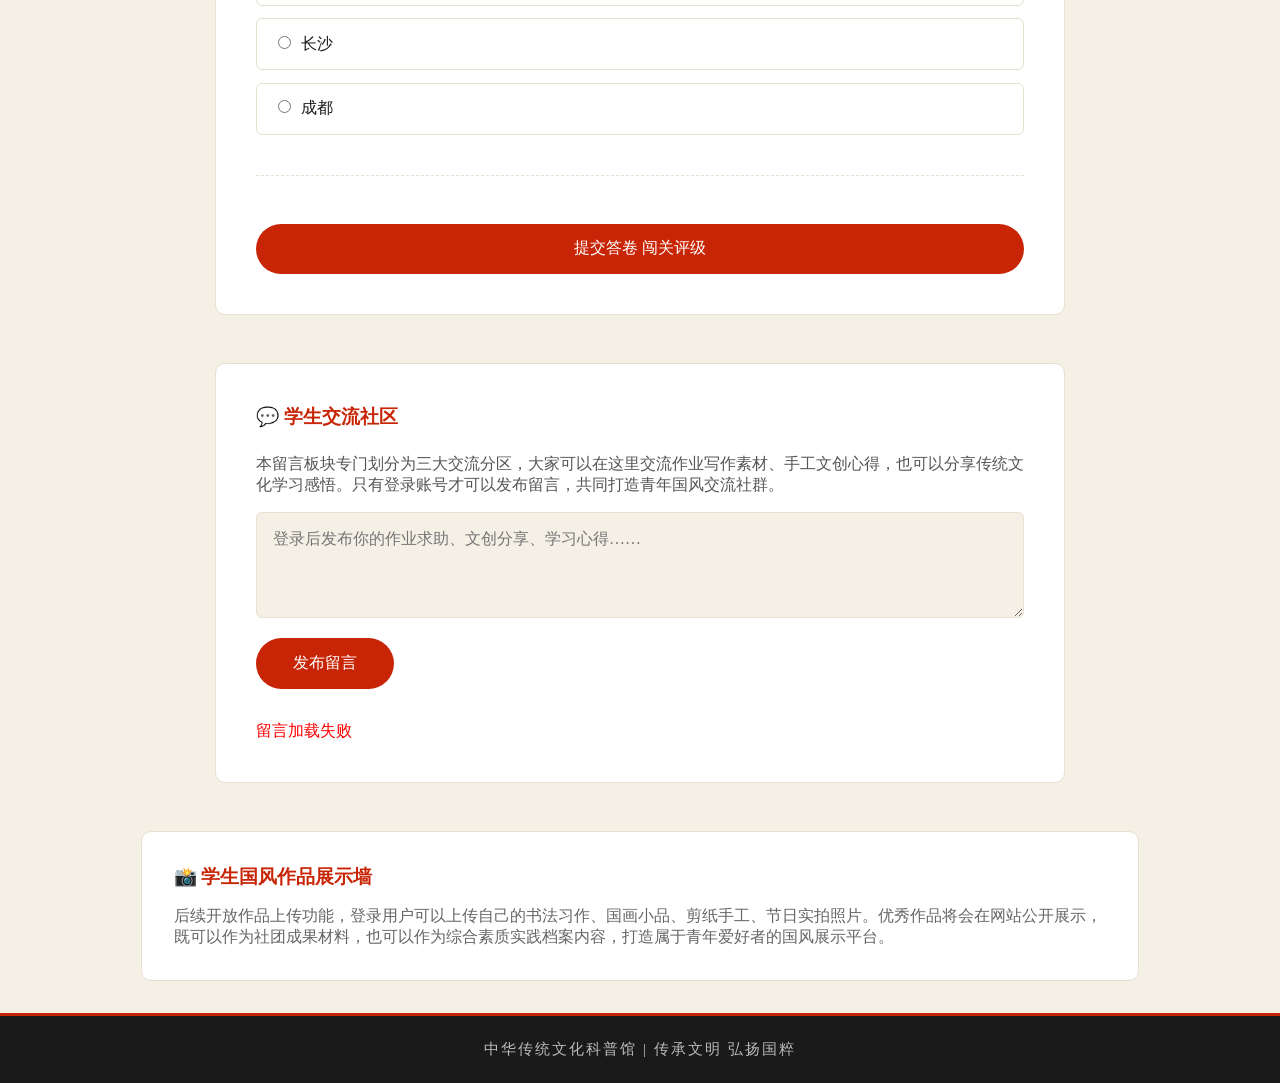
<file: html/interactive.html>
<!DOCTYPE html>
<html lang="zh-CN">
<head>
    <meta charset="UTF-8">
    <meta name="viewport" content="width=device-width, initial-scale=1.0">
    <title>互动学习 - 中华传统文化科普馆</title>
    <link rel="stylesheet" href="../css/style.css">
</head>
<body>
    <header class="navbar">
        <div class="nav-logo">
            <img src="../logo/logo.jpg" alt="网站logo" style="height:37px;margin-right:8px;vertical-align:middle;">中华传统文化馆
        </div>
        <nav class="nav-menu">
            <a href="index.html">首页</a>
            <a href="heritage.html">非遗文化</a>
            <a href="festival.html">传统节日</a>
            <a href="quintessence.html">经典国粹</a>
            <a href="stories.html">国风故事</a>
            <a href="goods.html">文创鉴赏</a>
            <a href="interactive.html" class="active">互动学习</a>
        </nav>
		<div class="login-btn-box">
		  <button id="openLogin">登录 / 注册</button>
		</div>
    </header>

    <main class="container">
        <div class="page-header fade-in">
            <h2>互动学习中心</h2>
            <p>分级知识题库、闯关测评、学生交流社区。答题完成可以获取电子版实践证明，满足大学生综合素质测评的实践材料需求。</p>
        </div>

        <div class="quiz-box card-hover fade-in">
            <h3 class="quiz-title">📝 传统文化闯关答题</h3>
            <div class="quiz-item">
                <p class="quiz-question">1. 文房四宝包含笔、墨、纸、砚，下列哪一项不属于文房四宝？</p>
                <div class="quiz-options">
                    <label><input type="radio" name="q1" value="A">湖笔</label>
                    <label><input type="radio" name="q1" value="B">算盘</label>
                    <label><input type="radio" name="q1" value="C">宣纸</label>
                </div>
            </div>
            <div class="quiz-item">
                <p class="quiz-question">2. 端午节最早的文化原型是哪一项？</p>
                <div class="quiz-options">
                    <label><input type="radio" name="q2" value="A">上古祭龙祭祀</label>
                    <label><input type="radio" name="q2" value="B">纪念屈原</label>
                    <label><input type="radio" name="q2" value="C">秋收庆典</label>
                </div>
            </div>
            <div class="quiz-item">
                <p class="quiz-question">3. 京剧脸谱中红色代表人物性格是？</p>
                <div class="quiz-options">
                    <label><input type="radio" name="q3" value="A">奸诈狡猾</label>
                    <label><input type="radio" name="q3" value="B">忠诚刚正</label>
                    <label><input type="radio" name="q3" value="C">暴躁蛮横</label>
                </div>
            </div>
            <div class="quiz-item">
                <p class="quiz-question">4.中秋节最初的习俗起源于哪一项活动？</p>
                <div class="quiz-options">
                    <label><input type="radio" name="q4" value="A">秋夕祭月</label>
                    <label><input type="radio" name="q4" value="B">赏月吃饼</label>
                    <label><input type="radio" name="q4" value="C">文人饮酒</label>
                </div>
            </div>
            <div class="quiz-item">
                <p class="quiz-question">5.苏绣是我国四大名绣之一，它的发源地是？</p>
                <div class="quiz-options">
                    <label><input type="radio" name="q5" value="A">苏州</label>
                    <label><input type="radio" name="q5" value="B">长沙</label>
                    <label><input type="radio" name="q5" value="C">成都</label>
                </div>
            </div>

            <button class="btn-primary" id="submitQuiz" style="width:100%;margin-top:1rem;">提交答卷 闯关评级</button>

            <div class="quiz-result" id="quizResult" style="display:none;">
                <p class="score-text">你的得分：<span id="scoreNum">0</span>/5</p>
                <p id="resultTip"></p>
                <p style="margin-top:1rem;color:var(--gold);">✅ 满分通关可下载传统文化学习实践电子证书，可用于综测实践加分。</p>
            </div>
        </div>

        <div class="message-board card-hover fade-in">
            <h3 style="color:var(--vermilion);margin-bottom:1.5rem;">💬 学生交流社区</h3>
            <p style="margin-bottom:1rem;color:#555;">本留言板块专门划分为三大交流分区，大家可以在这里交流作业写作素材、手工文创心得，也可以分享传统文化学习感悟。只有登录账号才可以发布留言，共同打造青年国风交流社群。</p>
            <textarea id="messageInput" rows="4" placeholder="登录后发布你的作业求助、文创分享、学习心得……"></textarea>
            <button class="btn-primary" id="submitMsg">发布留言</button>
            <div id="msgList" style="margin-top:2rem;"></div>
        </div>

        <div class="album-board card-hover fade-in" style="margin-top:3rem;padding:2rem;">
            <h3 style="color:var(--vermilion);margin-bottom:1rem;">📸 学生国风作品展示墙</h3>
            <p style="color:#666;">后续开放作品上传功能，登录用户可以上传自己的书法习作、国画小品、剪纸手工、节日实拍照片。优秀作品将会在网站公开展示，既可以作为社团成果材料，也可以作为综合素质实践档案内容，打造属于青年爱好者的国风展示平台。</p>
        </div>
    </main>

    <div class="back-top" id="backTop">↑</div>
    <footer class="footer">
        <p>中华传统文化科普馆 | 传承文明 弘扬国粹</p>
    </footer>
	<div class="login-mask" id="loginMask">
	  <div class="login-window">
	    <span class="close" id="closeLogin">×</span>
	    <h3>文化网站用户登录</h3>
	    <div class="tab-box">
	      <span class="tab active" data-type="login">登录</span>
	      <span class="tab" data-type="reg">注册</span>
	    </div>
	    <form id="loginForm" class="form login-form">
	      <input type="text" name="username" placeholder="用户名" required>
	      <input type="password" name="password" placeholder="密码" required>
	      <button type="submit">登录</button>
	    </form>
	    <form id="regForm" class="form reg-form">
	      <input type="text" name="username" placeholder="设置用户名" required>
	      <input type="password" name="password" placeholder="设置密码" required>
	      <button type="submit">注册</button>
	    </form>
	  </div>
	</div>
    <script src="../js/main.js"></script>
	<script src="../js/mouse-effect.js"></script>
</body>
</html>
</file>
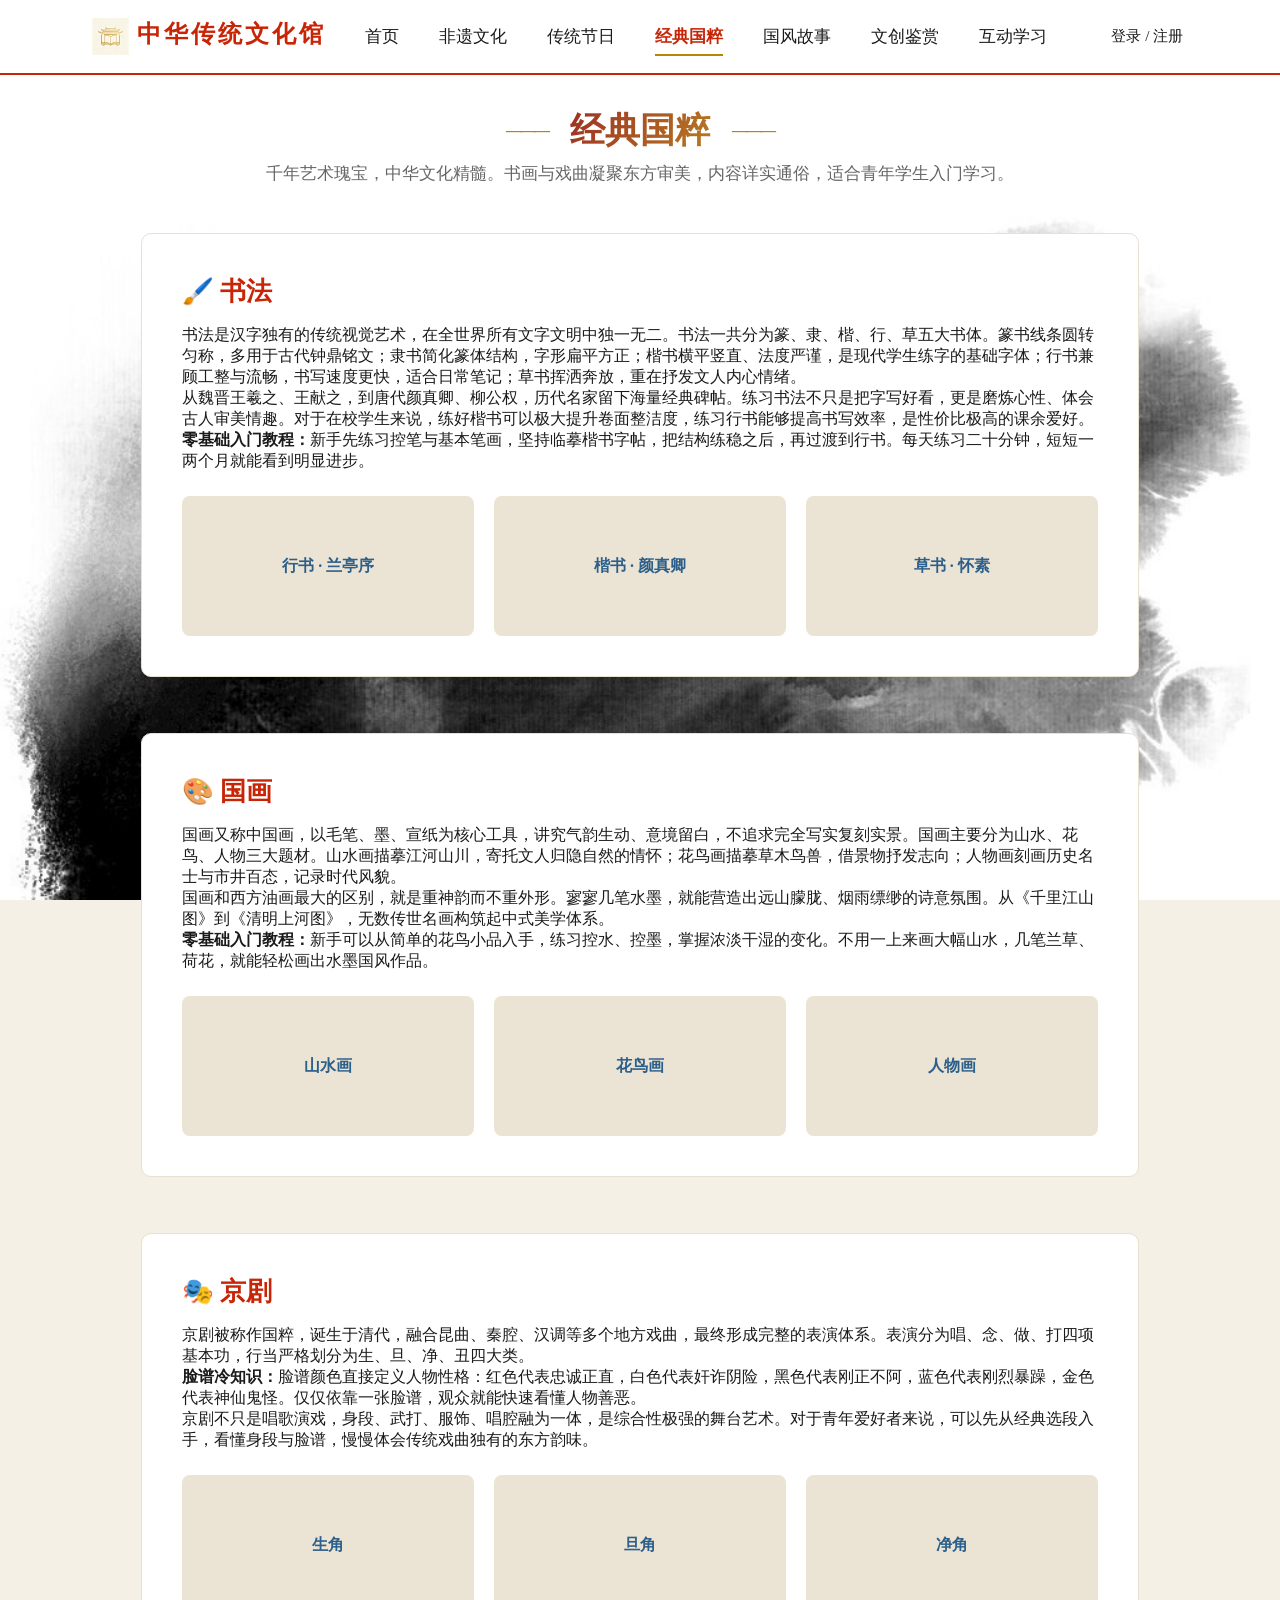
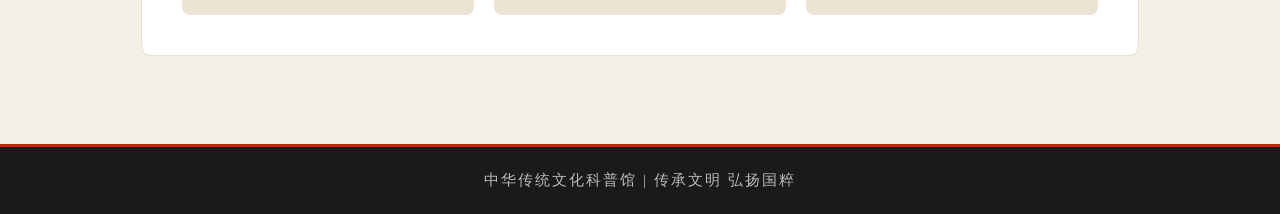
<file: html/quintessence.html>
<!DOCTYPE html>
<html lang="zh-CN">
<head>
    <meta charset="UTF-8">
    <meta name="viewport" content="width=device-width, initial-scale=1.0">
    <title>经典国粹 - 中华传统文化科普馆</title>
    <link rel="stylesheet" href="../css/style.css">
</head>
<body>
    <header class="navbar">
        <div class="nav-logo">
            <img src="../logo/logo.jpg" alt="网站logo" style="height:37px;margin-right:8px;vertical-align:middle;">中华传统文化馆
        </div>
        <nav class="nav-menu">
            <a href="index.html">首页</a>
            <a href="heritage.html">非遗文化</a>
            <a href="festival.html">传统节日</a>
            <a href="quintessence.html" class="active">经典国粹</a>
            <a href="stories.html">国风故事</a>
            <a href="goods.html">文创鉴赏</a>
            <a href="interactive.html">互动学习</a>
        </nav>
		<div class="login-btn-box">
		  <button id="openLogin">登录 / 注册</button>
		</div>
    </header>

    <main class="container">
        <div class="page-header fade-in">
            <h2>经典国粹</h2>
            <p>千年艺术瑰宝，中华文化精髓。书画与戏曲凝聚东方审美，内容详实通俗，适合青年学生入门学习。</p>
        </div>

        <div class="quintessence-block card-hover fade-in">
            <h3>🖌️ 书法</h3>
            <p>书法是汉字独有的传统视觉艺术，在全世界所有文字文明中独一无二。书法一共分为篆、隶、楷、行、草五大书体。篆书线条圆转匀称，多用于古代钟鼎铭文；隶书简化篆体结构，字形扁平方正；楷书横平竖直、法度严谨，是现代学生练字的基础字体；行书兼顾工整与流畅，书写速度更快，适合日常笔记；草书挥洒奔放，重在抒发文人内心情绪。</p>
            <p>从魏晋王羲之、王献之，到唐代颜真卿、柳公权，历代名家留下海量经典碑帖。练习书法不只是把字写好看，更是磨炼心性、体会古人审美情趣。对于在校学生来说，练好楷书可以极大提升卷面整洁度，练习行书能够提高书写效率，是性价比极高的课余爱好。</p>
            <p><strong>零基础入门教程：</strong>新手先练习控笔与基本笔画，坚持临摹楷书字帖，把结构练稳之后，再过渡到行书。每天练习二十分钟，短短一两个月就能看到明显进步。</p>
            <div class="gallery">
                <a href="https://www.bilibili.com/video/BV1jqtRe5EFg?t=24.1&p=34" target="_blank">
                    <div class="gallery-item">行书 · 兰亭序</div>
                </a>
                <a href="https://www.bilibili.com/video/BV192QMBkEHh?t=5.4" target="_blank">
                    <div class="gallery-item">楷书 · 颜真卿</div>
                </a>
                <a href="https://www.bilibili.com/video/BV1U2mgYMEe1?t=48.4" target="_blank">
                    <div class="gallery-item">草书 · 怀素</div>
                </a>
            </div>
        </div>

        <div class="quintessence-block card-hover fade-in">
            <h3>🎨 国画</h3>
            <p>国画又称中国画，以毛笔、墨、宣纸为核心工具，讲究气韵生动、意境留白，不追求完全写实复刻实景。国画主要分为山水、花鸟、人物三大题材。山水画描摹江河山川，寄托文人归隐自然的情怀；花鸟画描摹草木鸟兽，借景物抒发志向；人物画刻画历史名士与市井百态，记录时代风貌。</p>
            <p>国画和西方油画最大的区别，就是重神韵而不重外形。寥寥几笔水墨，就能营造出远山朦胧、烟雨缥缈的诗意氛围。从《千里江山图》到《清明上河图》，无数传世名画构筑起中式美学体系。</p>
            <p><strong>零基础入门教程：</strong>新手可以从简单的花鸟小品入手，练习控水、控墨，掌握浓淡干湿的变化。不用一上来画大幅山水，几笔兰草、荷花，就能轻松画出水墨国风作品。</p>
            <div class="gallery">
                <a href="https://www.bilibili.com/video/BV1J44y1o7Y8?t=2.4" target="_blank">
                    <div class="gallery-item">山水画</div>
                </a>
                <a href="https://www.bilibili.com/video/BV1va4y1R7sv?t=2.7&p=35" target="_blank">
                    <div class="gallery-item">花鸟画</div>
                </a>
                <a href="https://www.bilibili.com/video/BV1rB4y1G7HT?t=6.9" target="_blank">
                    <div class="gallery-item">人物画</div>
                </a>
            </div>
        </div>

        <div class="quintessence-block card-hover fade-in">
            <h3>🎭 京剧</h3>
            <p>京剧被称作国粹，诞生于清代，融合昆曲、秦腔、汉调等多个地方戏曲，最终形成完整的表演体系。表演分为唱、念、做、打四项基本功，行当严格划分为生、旦、净、丑四大类。</p>
            <p><strong>脸谱冷知识：</strong>脸谱颜色直接定义人物性格：红色代表忠诚正直，白色代表奸诈阴险，黑色代表刚正不阿，蓝色代表刚烈暴躁，金色代表神仙鬼怪。仅仅依靠一张脸谱，观众就能快速看懂人物善恶。</p>
            <p>京剧不只是唱歌演戏，身段、武打、服饰、唱腔融为一体，是综合性极强的舞台艺术。对于青年爱好者来说，可以先从经典选段入手，看懂身段与脸谱，慢慢体会传统戏曲独有的东方韵味。</p>
            <div class="gallery">
                <a href="https://www.bilibili.com/video/BV1gn4y1976h?t=51.6" target="_blank">
                    <div class="gallery-item">生角</div>
                </a>
                <a href="https://www.bilibili.com/video/BV1UnJ7zhEWM?t=4.3" target="_blank">
                    <div class="gallery-item">旦角</div>
                </a>
                <a href="https://haokan.baidu.com/v?pd=wisenatural&vid=17015052333931516959" target="_blank">
                    <div class="gallery-item">净角</div>
                </a>
            </div>
        </div>
    </main>

    <div class="back-top" id="backTop">↑</div>
    <footer class="footer">
        <p>中华传统文化科普馆 | 传承文明 弘扬国粹</p>
    </footer>
	<div class="login-mask" id="loginMask">
	  <div class="login-window">
	    <span class="close" id="closeLogin">×</span>
	    <h3>文化网站用户登录</h3>
	    <div class="tab-box">
	      <span class="tab active" data-type="login">登录</span>
	      <span class="tab" data-type="reg">注册</span>
	    </div>
	    <form id="loginForm" class="form login-form">
	      <input type="text" name="username" placeholder="用户名" required>
	      <input type="password" name="password" placeholder="密码" required>
	      <button type="submit">登录</button>
	    </form>
	    <form id="regForm" class="form reg-form">
	      <input type="text" name="username" placeholder="设置用户名" required>
	      <input type="password" name="password" placeholder="设置密码" required>
	      <button type="submit">注册</button>
	    </form>
	  </div>
	</div>
    <script src="../js/main.js"></script>
	<script src="../js/mouse-effect.js"></script>
</body>
</html>
</file>
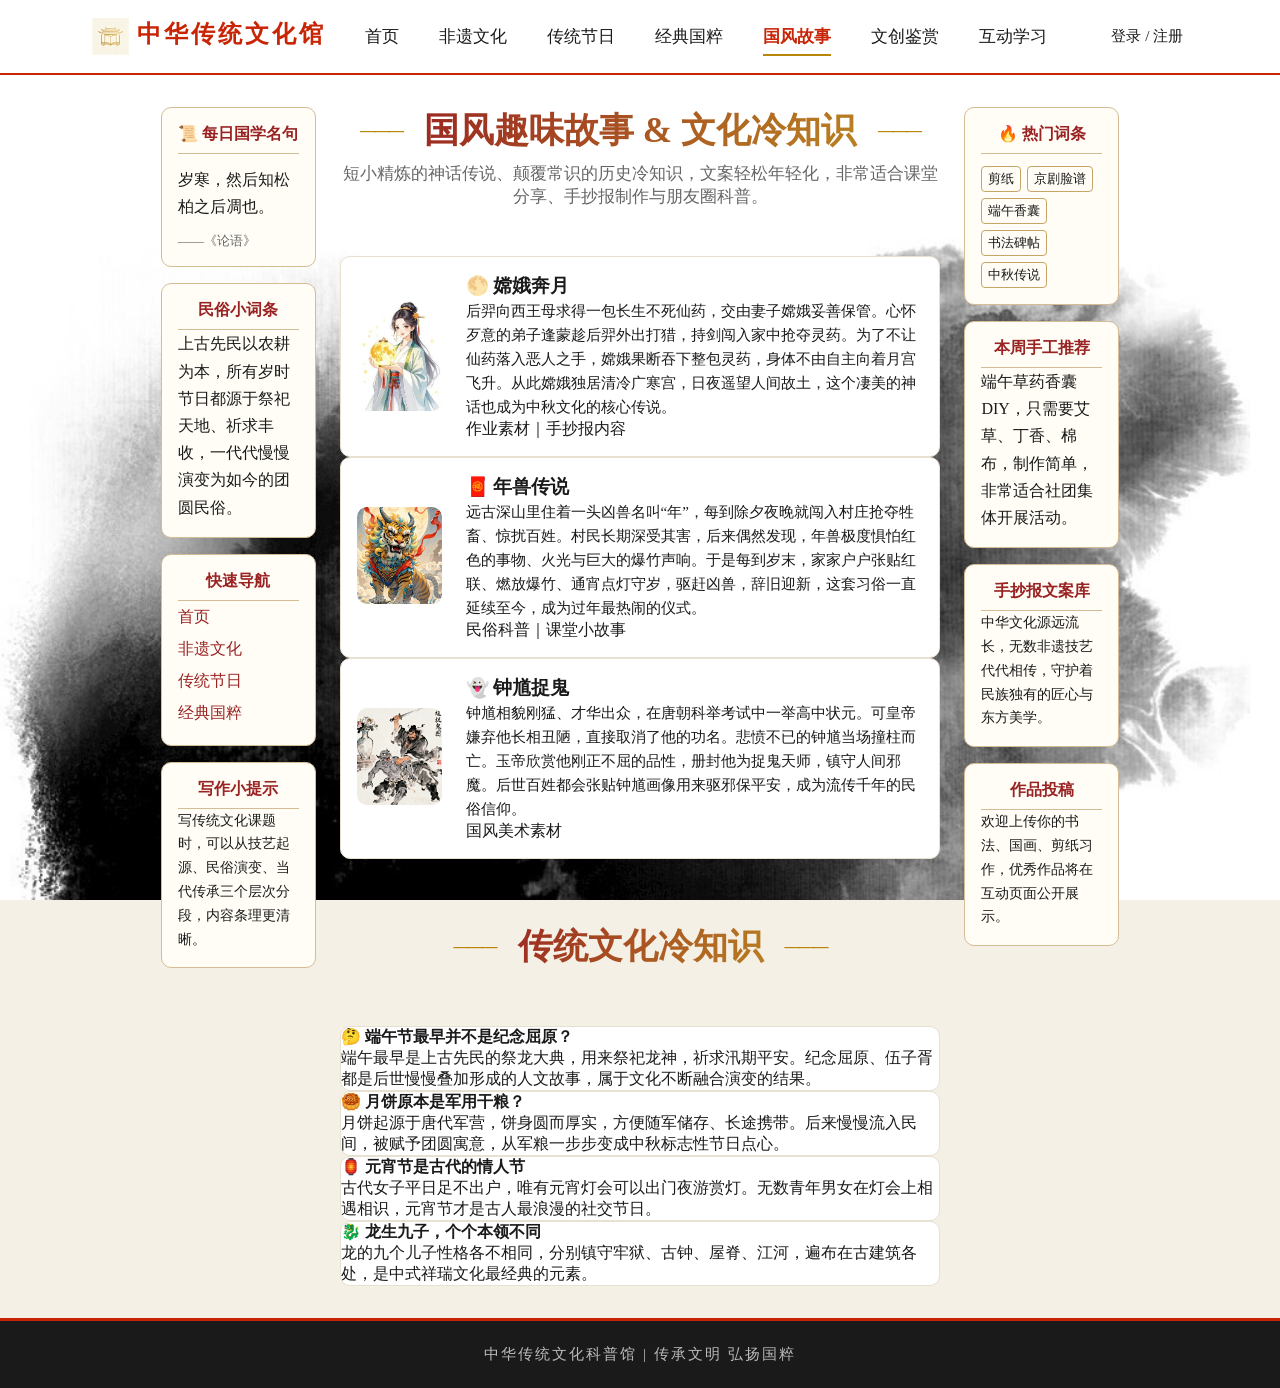
<file: html/stories.html>
<!DOCTYPE html>
<html lang="zh-CN">
<head>
    <meta charset="UTF-8">
    <meta name="viewport" content="width=device-width, initial-scale=1.0">
    <title>国风故事 - 中华传统文化科普馆</title>
    <link rel="stylesheet" href="../css/style.css">
</head>
<body>
    <header class="navbar">
        <div class="nav-logo">
            <img src="../logo/logo.jpg" alt="网站logo" style="height:37px;margin-right:8px;vertical-align:middle;">中华传统文化馆
        </div>
        <nav class="nav-menu">
            <a href="index.html">首页</a>
            <a href="heritage.html">非遗文化</a>
            <a href="festival.html">传统节日</a>
            <a href="quintessence.html">经典国粹</a>
            <a href="stories.html" class="active">国风故事</a>
            <a href="goods.html">文创鉴赏</a>
            <a href="interactive.html">互动学习</a>
        </nav>
		<div class="login-btn-box">
		  <button id="openLogin">登录 / 注册</button>
		</div>
    </header>

    <main class="container">
        <!-- 三栏外层容器 -->
        <div style="display:flex; gap:24px; width:96%; margin:0 auto;">
            <!-- 左侧边栏 -->
            <div style="width:17%;">
                <div class="card-hover fade-in" style="border:1px solid #d4bc94; border-radius:10px; padding:16px; background:#fffdf6;">
                    <h4 style="text-align:center; color:#992222; border-bottom:1px solid #d4bc94; padding-bottom:8px;">📜 每日国学名句</h4>
                    <p style="margin:12px 0; line-height:1.7;">
                        岁寒，然后知松柏之后凋也。
                    </p>
                    <p style="font-size:13px; color:#666;">——《论语》</p>
                </div>

                <div class="card-hover fade-in" style="border:1px solid #d4bc94; border-radius:10px; padding:16px; background:#fffdf6; margin-top:16px;">
                    <h4 style="text-align:center; color:#992222; border-bottom:1px solid #d4bc94; padding-bottom:8px;">民俗小词条</h4>
                    <p style="line-height:1.7;">
                        上古先民以农耕为本，所有岁时节日都源于祭祀天地、祈求丰收，一代代慢慢演变为如今的团圆民俗。
                    </p>
                </div>

                <div class="card-hover fade-in" style="border:1px solid #d4bc94; border-radius:10px; padding:16px; background:#fffdf6; margin-top:16px;">
                    <h4 style="text-align:center; color:#992222; border-bottom:1px solid #d4bc94; padding-bottom:8px;">快速导航</h4>
                    <div style="line-height:2;">
                        <a href="index.html" style="color:#992222;">首页</a><br>
                        <a href="heritage.html" style="color:#992222;">非遗文化</a><br>
                        <a href="festival.html" style="color:#992222;">传统节日</a><br>
                        <a href="quintessence.html" style="color:#992222;">经典国粹</a>
                    </div>
                </div>

                <div class="card-hover fade-in" style="border:1px solid #d4bc94; border-radius:10px; padding:16px; background:#fffdf6; margin-top:16px;">
                    <h4 style="text-align:center; color:#992222; border-bottom:1px solid #d4bc94; padding-bottom:8px;">写作小提示</h4>
                    <p style="font-size:14px; line-height:1.7;">
                        写传统文化课题时，可以从技艺起源、民俗演变、当代传承三个层次分段，内容条理更清晰。
                    </p>
                </div>
            </div>

            <!-- 中间主内容：原有代码完全不动 -->
            <div style="width:66%;">
                <div class="page-header fade-in">
                    <h2>国风趣味故事 & 文化冷知识</h2>
                    <p>短小精炼的神话传说、颠覆常识的历史冷知识，文案轻松年轻化，非常适合课堂分享、手抄报制作与朋友圈科普。</p>
                </div>

                <div class="story-block card-hover fade-in">
					<div class="story-img">
						<img src="../zhaopian/1fb12e7e93c64bf88f416c8b825719bb.jpg" alt="嫦娥奔月">
					</div>
					<div class="story-text">
						<h3>🌕 嫦娥奔月</h3>
						<p>后羿向西王母求得一包长生不死仙药，交由妻子嫦娥妥善保管。心怀歹意的弟子逢蒙趁后羿外出打猎，持剑闯入家中抢夺灵药。为了不让仙药落入恶人之手，嫦娥果断吞下整包灵药，身体不由自主向着月宫飞升。从此嫦娥独居清冷广寒宫，日夜遥望人间故土，这个凄美的神话也成为中秋文化的核心传说。</p>
						<span class="tip-tag">作业素材｜手抄报内容</span>
						<br>
					</div>
				</div>

                <div class="story-block card-hover fade-in">
                    <div class="story-img">
                        <img src="../zhaopian/a993e290e1e7464fafa4968bb9535a5c.png" alt="年兽传说">
                    </div>
                    <div class="story-text">
                        <h3>🧧 年兽传说</h3>
                        <p>远古深山里住着一头凶兽名叫“年”，每到除夕夜晚就闯入村庄抢夺牲畜、惊扰百姓。村民长期深受其害，后来偶然发现，年兽极度惧怕红色的事物、火光与巨大的爆竹声响。于是每到岁末，家家户户张贴红联、燃放爆竹、通宵点灯守岁，驱赶凶兽，辞旧迎新，这套习俗一直延续至今，成为过年最热闹的仪式。</p>
                        <span class="tip-tag">民俗科普｜课堂小故事</span>
                    </div>
                </div>

                <div class="story-block card-hover fade-in">
                    <div class="story-img">
                        <img src="../zhaopian/e1445560188345caad5ef3c2445f1cf0.png" alt="钟馗捉鬼">
                    </div>
                    <div class="story-text">
                        <h3>👻 钟馗捉鬼</h3>
                        <p>钟馗相貌刚猛、才华出众，在唐朝科举考试中一举高中状元。可皇帝嫌弃他长相丑陋，直接取消了他的功名。悲愤不已的钟馗当场撞柱而亡。玉帝欣赏他刚正不屈的品性，册封他为捉鬼天师，镇守人间邪魔。后世百姓都会张贴钟馗画像用来驱邪保平安，成为流传千年的民俗信仰。</p>
                        <span class="tip-tag">国风美术素材</span>
                    </div>
                </div>

                <div class="page-header fade-in" style="margin-top:4rem;">
                    <h2>传统文化冷知识</h2>
                </div>

                <div class="knowledge-list">
                    <div class="know-item card-hover fade-in">
                        <h4>🤔 端午节最早并不是纪念屈原？</h4>
                        <p>端午最早是上古先民的祭龙大典，用来祭祀龙神，祈求汛期平安。纪念屈原、伍子胥都是后世慢慢叠加形成的人文故事，属于文化不断融合演变的结果。</p>
                    </div>
                    <div class="know-item card-hover fade-in">
                        <h4>🥮 月饼原本是军用干粮？</h4>
                        <p>月饼起源于唐代军营，饼身圆而厚实，方便随军储存、长途携带。后来慢慢流入民间，被赋予团圆寓意，从军粮一步步变成中秋标志性节日点心。</p>
                    </div>
                    <div class="know-item card-hover fade-in">
                        <h4>🏮 元宵节是古代的情人节</h4>
                        <p>古代女子平日足不出户，唯有元宵灯会可以出门夜游赏灯。无数青年男女在灯会上相遇相识，元宵节才是古人最浪漫的社交节日。</p>
                    </div>
                    <div class="know-item card-hover fade-in">
                        <h4>🐉 龙生九子，个个本领不同</h4>
                        <p>龙的九个儿子性格各不相同，分别镇守牢狱、古钟、屋脊、江河，遍布在古建筑各处，是中式祥瑞文化最经典的元素。</p>
                    </div>
                </div>
            </div>

            <!-- 右侧边栏 -->
            <div style="width:17%;">
                <div class="card-hover fade-in" style="border:1px solid #d4bc94; border-radius:10px; padding:16px; background:#fffdf6;">
                    <h4 style="text-align:center; color:#992222; border-bottom:1px solid #d4bc94; padding-bottom:8px;">🔥 热门词条</h4>
                    <div style="display:flex; flex-wrap:wrap; gap:6px; margin-top:12px;">
                        <span style="border:1px solid #c8a468; padding:3px 6px; border-radius:4px; font-size:13px;">剪纸</span>
                        <span style="border:1px solid #c8a468; padding:3px 6px; border-radius:4px; font-size:13px;">京剧脸谱</span>
                        <span style="border:1px solid #c8a468; padding:3px 6px; border-radius:4px; font-size:13px;">端午香囊</span>
                        <span style="border:1px solid #c8a468; padding:3px 6px; border-radius:4px; font-size:13px;">书法碑帖</span>
                        <span style="border:1px solid #c8a468; padding:3px 6px; border-radius:4px; font-size:13px;">中秋传说</span>
                    </div>
                </div>

                <div class="card-hover fade-in" style="border:1px solid #d4bc94; border-radius:10px; padding:16px; background:#fffdf6; margin-top:16px;">
                    <h4 style="text-align:center; color:#992222; border-bottom:1px solid #d4bc94; padding-bottom:8px;">本周手工推荐</h4>
                    <p style="line-height:1.7;">
                        端午草药香囊DIY，只需要艾草、丁香、棉布，制作简单，非常适合社团集体开展活动。
                    </p>
                </div>

                <div class="card-hover fade-in" style="border:1px solid #d4bc94; border-radius:10px; padding:16px; background:#fffdf6; margin-top:16px;">
                    <h4 style="text-align:center; color:#992222; border-bottom:1px solid #d4bc94; padding-bottom:8px;">手抄报文案库</h4>
                    <p style="font-size:14px; line-height:1.7;">
                        中华文化源远流长，无数非遗技艺代代相传，守护着民族独有的匠心与东方美学。
                    </p>
                </div>

                <div class="card-hover fade-in" style="border:1px solid #d4bc94; border-radius:10px; padding:16px; background:#fffdf6; margin-top:16px;">
                    <h4 style="text-align:center; color:#992222; border-bottom:1px solid #d4bc94; padding-bottom:8px;">作品投稿</h4>
                    <p style="font-size:14px; line-height:1.7;">
                        欢迎上传你的书法、国画、剪纸习作，优秀作品将在互动页面公开展示。
                    </p>
                </div>
            </div>
        </div>
    </main>

    <div class="back-top" id="backTop">↑</div>
    <footer class="footer">
        <p>中华传统文化科普馆 | 传承文明 弘扬国粹</p>
    </footer>
	<div class="login-mask" id="loginMask">
	  <div class="login-window">
	    <span class="close" id="closeLogin">×</span>
	    <h3>文化网站用户登录</h3>
	    <div class="tab-box">
	      <span class="tab active" data-type="login">登录</span>
	      <span class="tab" data-type="reg">注册</span>
	    </div>
	    <form id="loginForm" class="form login-form">
	      <input type="text" name="username" placeholder="用户名" required>
	      <input type="password" name="password" placeholder="密码" required>
	      <button type="submit">登录</button>
	    </form>
	    <form id="regForm" class="form reg-form">
	      <input type="text" name="username" placeholder="设置用户名" required>
	      <input type="password" name="password" placeholder="设置密码" required>
	      <button type="submit">注册</button>
	    </form>
	  </div>
	</div>
    <script src="../js/main.js"></script>
	<script src="../js/mouse-effect.js"></script>
</body>
</html>
</file>
<file: css/style.css>
* { margin: 0; padding: 0; box-sizing: border-box; }
:root {
    --ink-black: #1a1a1a;
    --vermilion: #c82506;
    --paper-white: #f5f0e6;
    --paper-dark: #ebe3d3;
    --stone-blue: #2c5f8a;
    --gold: #b8860b;
    --light-gray: #e8e0d0;
    --correct: #2e7d32;
    --wrong: #c62828;
}
html { scroll-behavior: smooth; }
body {
    font-family: "Songti SC", "SimSun", "STSong", "Microsoft Yahei", serif;
    color: var(--ink-black);
    background-color: var(--paper-white);
	background-image: url('../beijing/31448844_173204992101_2.jpg');
	background-size: cover;
	background-attachment: fixed;

}
a { text-decoration: none; color: inherit; }
ul { list-style: none; }
.fade-in {
    opacity: 0;
    transform: translateY(30px);
    transition: all 0.8s ease;
}
.fade-in.active {
    opacity: 1;
    transform: translateY(0);
}
.navbar {
    position: sticky;
    top: 0;
    z-index: 999;
    height: 75px;
    padding: 0 6%;
    display: flex;
    align-items: center;
    justify-content: space-between;
    background: linear-gradient(to bottom, rgba(245,240,230,0.98), rgba(245,240,230,0.95));
    backdrop-filter: blur(10px);
    border-bottom: 2px solid var(--vermilion);
    box-shadow: 0 3px 15px rgba(0,0,0,0.06);
}
.nav-logo {
    font-size: 1.5rem;
    font-weight: bold;
    color: var(--vermilion);
    letter-spacing: 3px;
    position: relative;
    padding: 0 15px;
}
.nav-menu { display: flex; gap: 2.5rem; }
.nav-menu a {
    position: relative;
    font-size: 1.05rem;
    padding: 8px 0;
    transition: color 0.3s ease;
}
.nav-menu a::after {
    content: "";
    position: absolute;
    bottom: 0;
    left: 50%;
    width: 0;
    height: 2px;
    background: var(--vermilion);
    transition: all 0.3s ease;
    transform: translateX(-50%);
}
.nav-menu a:hover { color: var(--vermilion); }
.nav-menu a:hover::after { width: 100%; }
.nav-menu a.active {
    color: var(--vermilion);
    font-weight: bold;
}
.nav-menu a.active::after {
    width: 100%;
    background: var(--gold);
}
.container {
    max-width: 100%;
    width: 80%;
    margin: 0 auto;
    padding: 2rem 1%;
    min-height: calc(100vh - 75px - 70px);
}
.page-header {
    text-align: center;
    margin-bottom: 3rem;
}
.page-header h2 {
    font-size: 2.2rem;
    margin-bottom: 0.5rem;
    position: relative;
    display: inline-block;
    padding: 0 2rem;
}
.page-header h2::before,
.page-header h2::after {
    content: "———";
    color: var(--gold);
    letter-spacing: -2px;
    position: absolute;
    top: 50%;
    transform: translateY(-50%);
    font-size: 1rem;
}
.page-header h2::before { left: -2rem; }
.page-header h2::after { right: -2rem; }
.page-header p {
    color: #666;
    font-size: 1.05rem;
}
.card-hover {
    transition: all 0.35s ease;
    border: 1px solid var(--light-gray);
    background: white;
    border-radius: 10px;
}
.card-hover:hover {
    transform: translateY(-8px);
    box-shadow: 0 12px 30px rgba(0,0,0,0.1);
    border-color: var(--vermilion);
}
.btn-primary {
    display: inline-block;
    padding: 0.8rem 2.2rem;
    background: var(--vermilion);
    color: white;
    border-radius: 30px;
    border: 2px solid transparent;
    transition: all 0.3s ease;
    cursor: pointer;
    font-size: 1rem;
    font-family: inherit;
}
.btn-primary:hover {
    background: transparent;
    color: var(--vermilion);
    border-color: var(--vermilion);
    transform: translateY(-2px);
}
.footer {
    height: 70px;
    background: var(--ink-black);
    color: rgba(255,255,255,0.7);
    display: flex;
    align-items: center;
    justify-content: center;
    font-size: 0.95rem;
    letter-spacing: 2px;
    border-top: 3px solid var(--vermilion);
}
.back-top {
    position: fixed;
    bottom: 30px;
    right: 30px;
    width: 45px;
    height: 45px;
    background: var(--vermilion);
    color: white;
    border-radius: 50%;
    display: flex;
    align-items: center;
    justify-content: center;
    cursor: pointer;
    opacity: 0;
    visibility: hidden;
    transition: all 0.3s ease;
    z-index: 100;
    font-size: 1.2rem;
}
.back-top.show {
    opacity: 1;
    visibility: visible;
}
.hero-banner {
    height: 400px;
    background: linear-gradient(135deg, rgba(200,37,6,0.9), rgba(44,95,138,0.85));
    border-radius: 12px;
    display: flex;
    align-items: center;
    justify-content: center;
    text-align: center;
    color: white;
    margin-bottom: 4rem;
    position: relative;
    overflow: hidden;
}
.hero-banner::before {
    content: "";
    position: absolute;
    inset: 0;
    background: url("data:image/svg+xml,%3Csvg width='80' height='80' viewBox='0 0 80 80' xmlns='http://www.w3.org/2000/svg'%3E%3Cg fill='none' fill-rule='evenodd'%3E%3Cg fill='%23ffffff' fill-opacity='0.06'%3E%3Cpath d='M40 40c0-11 9-20 20-20 0 11-9 20-20 20zm0 0c0 11-9 20-20 20 0-11 9-20 20-20zm0-40c0 11-9 20-20 20 0-11 9-20 20-20zm0 80c0-11 9-20 20-20 0 11-9 20-20 20z'/%3E%3C/g%3E%3C/g%3E%3C/svg%3E");
}
.hero-text { position: relative; z-index: 1; }
.hero-text h1 {
    font-size: 3.5rem;
    letter-spacing: 10px;
    margin-bottom: 1rem;
    text-shadow: 2px 2px 8px rgba(0,0,0,0.3);
}
.hero-text p {
    font-size: 1.3rem;
    margin-bottom: 2rem;
    letter-spacing: 4px;
    opacity: 0.95;
}
.entry-cards {
    display: grid;
    grid-template-columns: repeat(4, 1fr);
    gap: 1.5rem;
    margin-bottom: 4rem;
}
.entry-card {
    padding: 2.5rem 1.5rem;
    text-align: center;
}
.entry-icon {
    font-size: 3rem;
    display: block;
    margin-bottom: 1rem;
}
.entry-card h3 {
    font-size: 1.3rem;
    margin-bottom: 0.5rem;
    color: var(--vermilion);
}
.entry-card p { color: #666; font-size: 0.95rem; }
.daily-tip {
    background: linear-gradient(to right, #fff8e1, #ffecb3);
    border-left: 5px solid var(--gold);
    padding: 1.8rem 2.5rem;
    border-radius: 0 10px 10px 0;
    margin-top: 3rem;
}
.daily-tip h3 {
    margin-bottom: 0.8rem;
    color: var(--gold);
    font-size: 1.3rem;
}
.filter-group {
    text-align: center;
    margin-bottom: 2.5rem;
}
.filter-btn {
    padding: 0.6rem 1.8rem;
    margin: 0 0.5rem;
    border: 1px solid var(--vermilion);
    background: transparent;
    color: var(--vermilion);
    border-radius: 25px;
    cursor: pointer;
    font-family: inherit;
    font-size: 0.95rem;
    transition: all 0.3s ease;
}
.filter-btn.active, .filter-btn:hover {
    background: var(--vermilion);
    color: white;
}
.heritage-list {
    display: grid;
    grid-template-columns: repeat(3, 1fr);
    gap: 1.8rem;
}
.heritage-card {
    padding: 2rem 1.5rem;
    text-align: center;
}
.card-icon {
    font-size: 3.5rem;
    margin-bottom: 1rem;
}
.heritage-card h3 {
    font-size: 1.3rem;
    margin-bottom: 0.8rem;
}
.heritage-card p {
    color: #666;
    font-size: 0.95rem;
    margin-bottom: 1rem;
}
.card-tag {
    display: inline-block;
    padding: 0.25rem 0.9rem;
    background: var(--paper-dark);
    color: var(--stone-blue);
    border-radius: 15px;
    font-size: 0.8rem;
}
.festival-list {
    display: flex;
    flex-direction: column;
    gap: 2rem;
}
.festival-item {
    display: flex;
    overflow: hidden;
}
.festival-date {
    flex: 0 0 130px;
    background: var(--vermilion);
    color: white;
    display: flex;
    align-items: center;
    justify-content: center;
    font-size: 1.15rem;
    font-weight: bold;
    writing-mode: vertical-rl;
    letter-spacing: 4px;
    border-radius: 10px 0 0 10px;
}
.festival-content {
    padding: 2rem 2.5rem;
    flex: 1;
    border-radius: 0 10px 10px 0;
}
.festival-content h3 {
    font-size: 1.5rem;
    margin-bottom: 1rem;
    color: var(--vermilion);
}
.festival-content p {
    margin-bottom: 0.6rem;
    color: #555;
}
.quintessence-block {
    margin-bottom: 3.5rem;
    padding: 2.5rem;
}
.quintessence-block h3 {
    font-size: 1.6rem;
    color: var(--vermilion);
    margin-bottom: 1rem;
}
.gallery {
    display: grid;
    grid-template-columns: repeat(3, 1fr);
    gap: 1.2rem;
    margin-top: 1.5rem;
}
.gallery-item {
    height: 140px;
    background: var(--paper-dark);
    border-radius: 8px;
    display: flex;
    align-items: center;
    justify-content: center;
    color: var(--stone-blue);
    font-weight: bold;
    transition: all 0.3s ease;
    border: 2px solid transparent;
}
.gallery-item:hover {
    border-color: var(--vermilion);
    transform: scale(1.05);
}
.gallery a {
    cursor: pointer;
}
.gallery-item {
    cursor: pointer !important;
    pointer-events: auto !important;
}
.quiz-box {
    max-width: 850px;
    margin: 0 auto;
    padding: 2.5rem;
}
.quiz-title {
    text-align: center;
    font-size: 1.5rem;
    color: var(--vermilion);
    margin-bottom: 2rem;
}
.quiz-item {
    margin-bottom: 2rem;
    padding-bottom: 1.5rem;
    border-bottom: 1px dashed var(--light-gray);
}
.quiz-question {
    font-weight: bold;
    margin-bottom: 1rem;
    font-size: 1.1rem;
}
.quiz-options {
    display: flex;
    flex-direction: column;
    gap: 0.8rem;
    margin-bottom: 1rem;
}
.quiz-options label {
    padding: 0.9rem 1.3rem;
    border: 1px solid var(--light-gray);
    border-radius: 6px;
    cursor: pointer;
    transition: all 0.2s ease;
}
.quiz-options label:hover { background: var(--paper-dark); }
.quiz-options input { margin-right: 10px; }
.quiz-result {
    text-align: center;
    padding: 1.5rem;
    background: var(--paper-dark);
    border-radius: 8px;
    margin-top: 1rem;
}
.score-text {
    font-size: 1.8rem;
    color: var(--vermilion);
    font-weight: bold;
    margin-bottom: 0.5rem;
}
.message-board {
    max-width: 850px;
    margin: 3rem auto 0;
    padding: 2.5rem;
}
.message-board textarea {
    width: 100%;
    padding: 1rem;
    border: 1px solid var(--light-gray);
    border-radius: 6px;
    font-family: inherit;
    font-size: 1rem;
    resize: vertical;
    margin-bottom: 1rem;
    background: var(--paper-white);
}
/* 导航栏登录按钮 - 新样式 */
.login-btn-box {
    margin-left: 20px;
}
.login-btn-box button#openLogin {
    /* 基础样式 */
    padding: 8px 20px;
    border: 1px solid var(--primary-gold); /* 金色边框 */
    background: transparent; /* 透明背景 */
    color: var(--primary-gold); /* 金色文字 */
    border-radius: 20px; /* 圆角 */
    cursor: pointer;
    font-family: inherit; /* 继承父字体 */
    font-size: 0.95rem;
    transition: all 0.3s ease; /* 平滑过渡 */
    /* 国风装饰 */
    position: relative;
    overflow: hidden;
}
/* 按钮悬停效果 */
.login-btn-box button#openLogin:hover {
    background: var(--primary-gold); /* 金色背景 */

    transform: translateY(-2px); /* 轻微上浮 */
    box-shadow: 0 6px 15px rgba(184, 134, 11, 0.3); /* 金色阴影 */
}
/* 按钮点击效果 */
.login-btn-box button#openLogin:active {
    transform: translateY(0);
    box-shadow: 0 3px 10px rgba(184, 134, 11, 2);
}
/* 弹窗遮罩层 */
.login-mask {
  position: fixed;
  top: 0;
  left: 0;
  width: 100%;
  height: 100%;
  background-color: rgba(0, 0, 0, 0.6);  /* 半透明黑色遮罩 */
  display: flex;
  justify-content: center;
  align-items: center;
  z-index: 10000;
  /* 默认隐藏 */
  display: none;
}
/* 显示时的状态 */
.login-mask.show {
  display: flex;
}

/* 弹窗卡片（保留你原来的国风设计） */
.login-window {
  background: #f5f0e6;           /* 宣纸底色，你原来就是这个 */
  border-radius: 12px;
  padding: 2.5rem 2rem;
  width: 90%;
  max-width: 420px;
  box-shadow: 0 12px 40px rgba(0, 0, 0, 0.3);
  position: relative;
  border: 2px solid #b8860b;     /* 金色边框 */
  text-align: center;
}

/* 关闭按钮 */
.login-window .close {
  position: absolute;
  top: 12px;
  right: 18px;
  font-size: 1.6rem;
  cursor: pointer;
  color: #c82506;
  line-height: 1;
}

/* 标题 */
.login-window h3 {
  margin-bottom: 1.2rem;
  color: #1a1a1a;
  font-size: 1.3rem;
  letter-spacing: 2px;
}

/* 标签切换 */
.tab-box {
  display: flex;
  justify-content: center;
  gap: 2rem;
  margin-bottom: 1.5rem;
}
.tab-box .tab {
  cursor: pointer;
  padding: 0.4rem 1.2rem;
  border-bottom: 2px solid transparent;
  transition: all 0.3s;
}
.tab-box .tab.active {
  border-bottom-color: #c82506;
  color: #c82506;
  font-weight: bold;
}

/* 表单 */
.form input {
  width: 100%;
  padding: 0.7rem;
  margin-bottom: 1rem;
  border: 1px solid #ccc;
  border-radius: 6px;
  font-family: inherit;
  background: #fff;            /* 输入框白色背景 */
}
.form button {
  width: 100%;
  padding: 0.8rem;
  background: #c82506;
  color: white;
  border: none;
  border-radius: 25px;
  cursor: pointer;
  font-size: 1rem;
  letter-spacing: 2px;
  transition: background 0.3s;
}
.form button:hover {
  background: #a31f05;
}

/* 默认隐藏注册表单 */
.reg-form {
  display: none;
}
.reg-form.show {
  display: block;
}
.login-form {
  display: block;
}
.login-form.hide {
  display: none;
}
/* ========== 1. 卡片高级悬浮 3D抬起+金色扫光动画 ========== */
.card-hover {
  position: relative;
  overflow: hidden;
  transition: all 0.35s ease;
}
.card-hover::before {
  content: "";
  position: absolute;
  top: 0;
  left: -120%;
  width: 100%;
  height: 100%;
  background: linear-gradient(90deg, transparent, rgba(255, 255, 255, 0.22), transparent);
  transition: left 0.6s ease;
  z-index: 1;
}
.card-hover:hover::before {
  left: 120%;
}
.card-hover:hover {
  transform: translateY(-8px) scale(1.01) rotateX(1deg);
  box-shadow: 0 16px 36px rgba(184, 134, 11, 0.2);
}

/* ========== 2. 图片放大+柔和美化 ========== */
.story-img img,
.goods-img img,
.card-top-img {
  transition: 0.4s ease;
  border-radius: 10px;
}
.story-img img:hover,
.goods-img img:hover,
.card-top-img:hover {
  transform: scale(1.06);
  filter: brightness(1.05);
}

/* ========== 3. 标题国风渐变+淡入 ========== */
.page-header h2 {
  position: relative;
  background: linear-gradient(120deg, #992222, #bb8822);
  -webkit-background-clip: text;
  color: transparent;
}

/* ========== 4. 按钮水波纹+流光效果 ========== */
.btn-primary {
  position: relative;
  overflow: hidden;
}
.btn-primary::after {
  content: "";
  position: absolute;
  top: 0;
  left: -100%;
  width: 100%;
  height: 100%;
  background: linear-gradient(90deg, transparent, rgba(255,255,255,0.3), transparent);
  transition: left 0.5s ease;
}
.btn-primary:hover::after {
  left: 100%;
}

/* ========== 5. 回到顶部按钮淡入 ========== */
#backTop {
  opacity: 0;
  transition: 0.3s;
}
#backTop.show {
  opacity: 1;
}

/* ========== 6. 宣纸背景缓慢流动 ========== */
body {
  background-attachment: fixed;
  animation: bgMove 120s linear infinite;
}
@keyframes bgMove {
  0% { background-position: 0 0; }
  100% { background-position: 1000px 800px; }
}

/* ========== 7. 滚动渐入强化 ========== */
.fade-in {
  opacity: 0;
  transform: translateY(25px);
  transition: all 0.7s ease;
}
.fade-in.show {
  opacity: 1;
  transform: translateY(0);
}
@keyframes fadeIn {
    from { opacity: 0; transform: translateY(20px); }
    to { opacity: 1; transform: translateY(0); }
}
@media (max-width: 992px) {
    .entry-cards { grid-template-columns: repeat(2, 1fr); }
    .heritage-list { grid-template-columns: repeat(2, 1fr); }
    .hero-text h1 { font-size: 2.5rem; letter-spacing: 6px; }
}

.story-block {
    display: flex;
    gap: 1.5rem;
    padding: 16px; /* 从2rem改成16px，缩小四周空白 */
    align-items: center;
}
.story-img {
    flex: 0 0 15%; /* 从35%降到30%，图片更窄更小 */
}
.story-img img {
    width: 100%;
    height: auto;
    border-radius: 10px;
}
.story-text p {
    line-height: 1.6;
    font-size: 15px;
}
@media (max-width: 768px) {
    .navbar {
        flex-direction: column;
        height: auto;
        padding: 1rem 5%;
        gap: 1rem;
    }
    .nav-menu { gap: 1.5rem; flex-wrap: wrap; justify-content: center; }
    .hero-banner { height: 320px; }
    .hero-text h1 { font-size: 2rem; letter-spacing: 4px; }
    .heritage-list { grid-template-columns: 1fr; }
    .gallery { grid-template-columns: 1fr; }
    .festival-item { flex-direction: column; }
    .festival-date {
        flex: none;
        height: 60px;
        writing-mode: horizontal-tb;
        border-radius: 10px 10px 0 0;
    }
}
@media (max-width: 480px) {
    .entry-cards { grid-template-columns: 1fr; }
    .page-header h2 { font-size: 1.6rem; }
}

/* 轮播外层容器，严格匹配图片宽高比，不会裁切画面 */
.banner-box {
    width: 100%;
    height: 425px;
    overflow: hidden;
    position: relative;
    border-radius: 12px;
    margin-bottom: 4rem;
}
.banner-list {
    display: flex;
    width: 200%;
    height: 100%;
    transition: transform 0.6s ease;
}
.banner-item {
    width: 50%;
    flex-shrink: 0;
    position: relative;
    height: 100%;
}
/* 文字居中 */
.banner-text {
    position: absolute;
    left: 50%;
    top: 50%;
    transform: translate(-50%,-50%);
    text-align: center;
    color: #b19a3b;
    z-index: 2;
}
.banner-text h1 {
    font-size: 3.5rem;
    letter-spacing: 10px;
    margin-bottom: 1rem;
    text-shadow: 2px 2px 8px rgba(0,0,0,0.3);
}
/* 左右箭头 */
.prev, .next {
    position: absolute;
    top: 50%;
    transform: translateY(-50%);
    width: 45px;
    height: 45px;
    background: rgba(255,255,255,0.3);
    color: #fff;
    border-radius: 50%;
    text-align: center;
    line-height: 45px;
    font-size: 22px;
    cursor: pointer;
    z-index: 10;
}
.prev { left: 30px; }
.next { right: 30px; }
/* 底部圆点 */
.dots {
    position: absolute;
    bottom: 20px;
    left: 50%;
    transform: translateX(-50%);
    display: flex;
    gap: 10px;
}
.dot {
    width: 14px;
    height: 14px;
    border-radius: 50%;
    background: rgba(255,255,255,0.4);
    cursor: pointer;
}
.dot.active {
    background: #fff;
}
</file>
